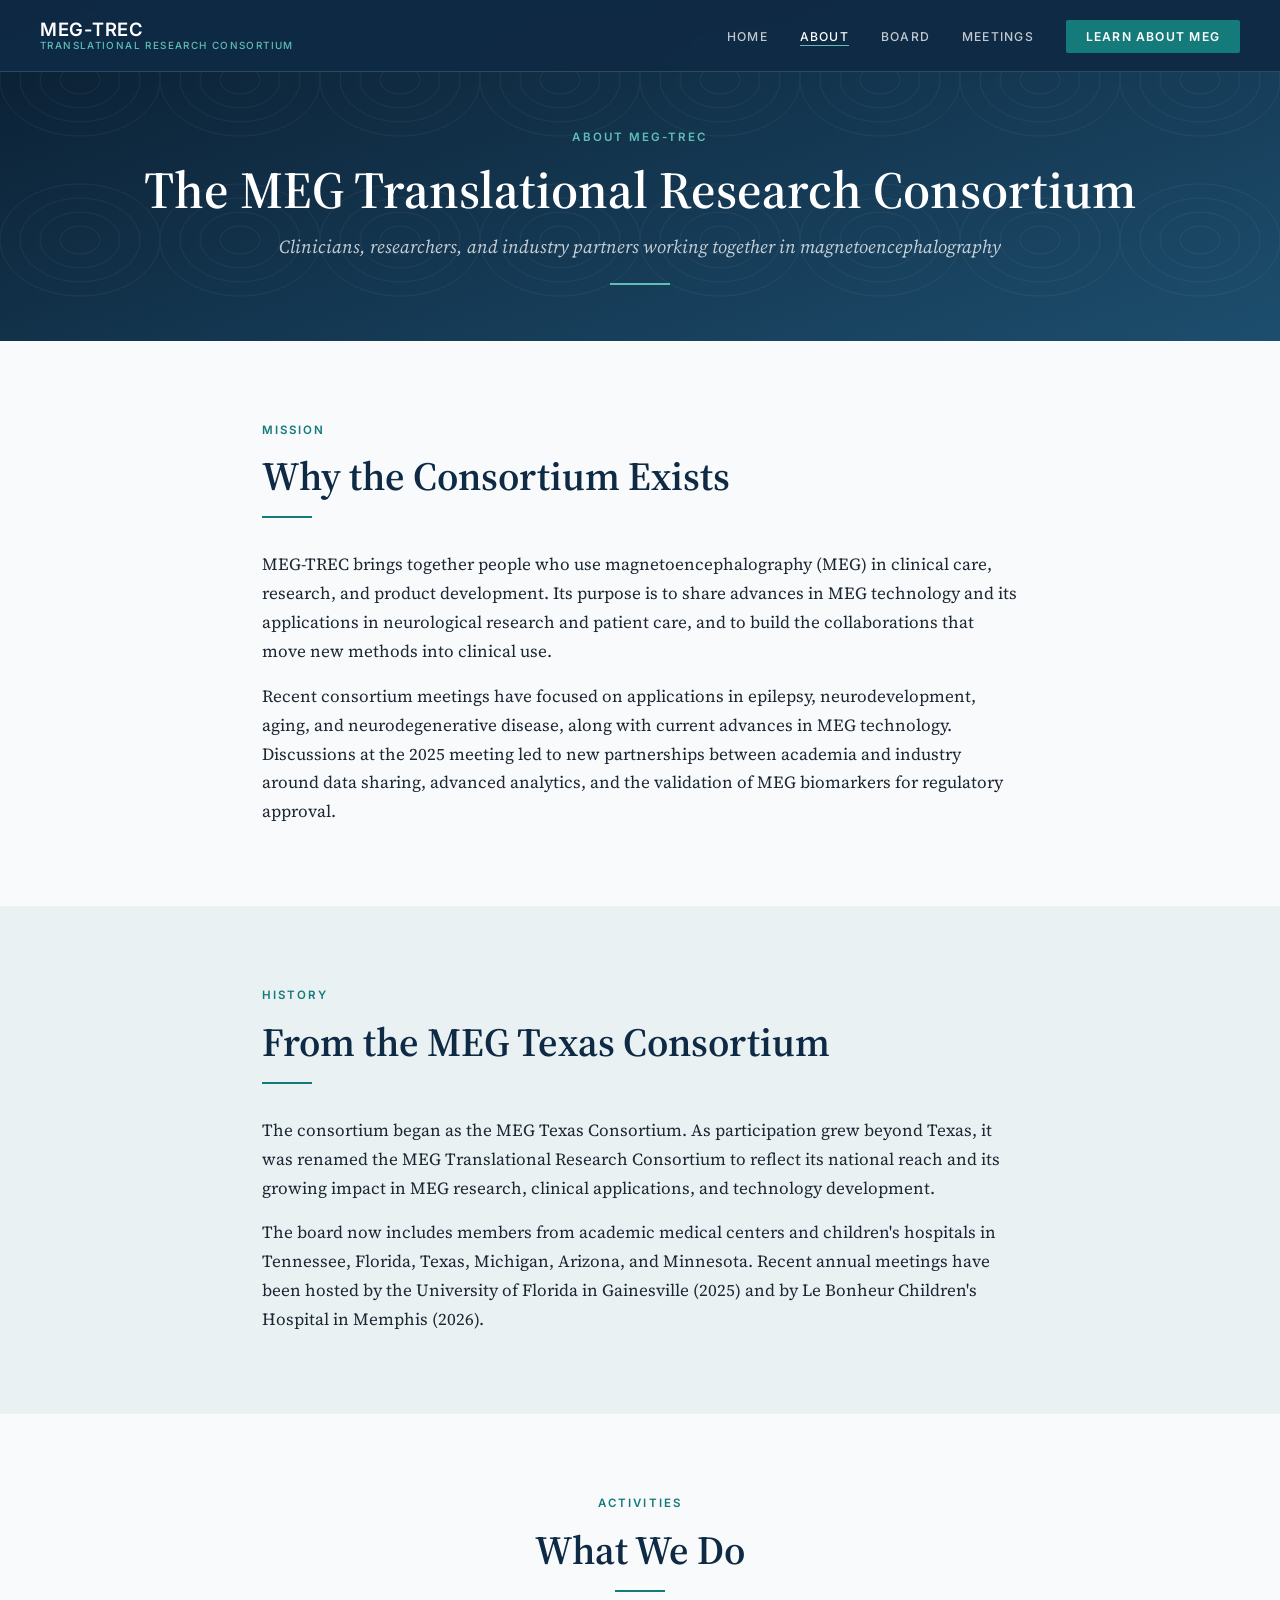
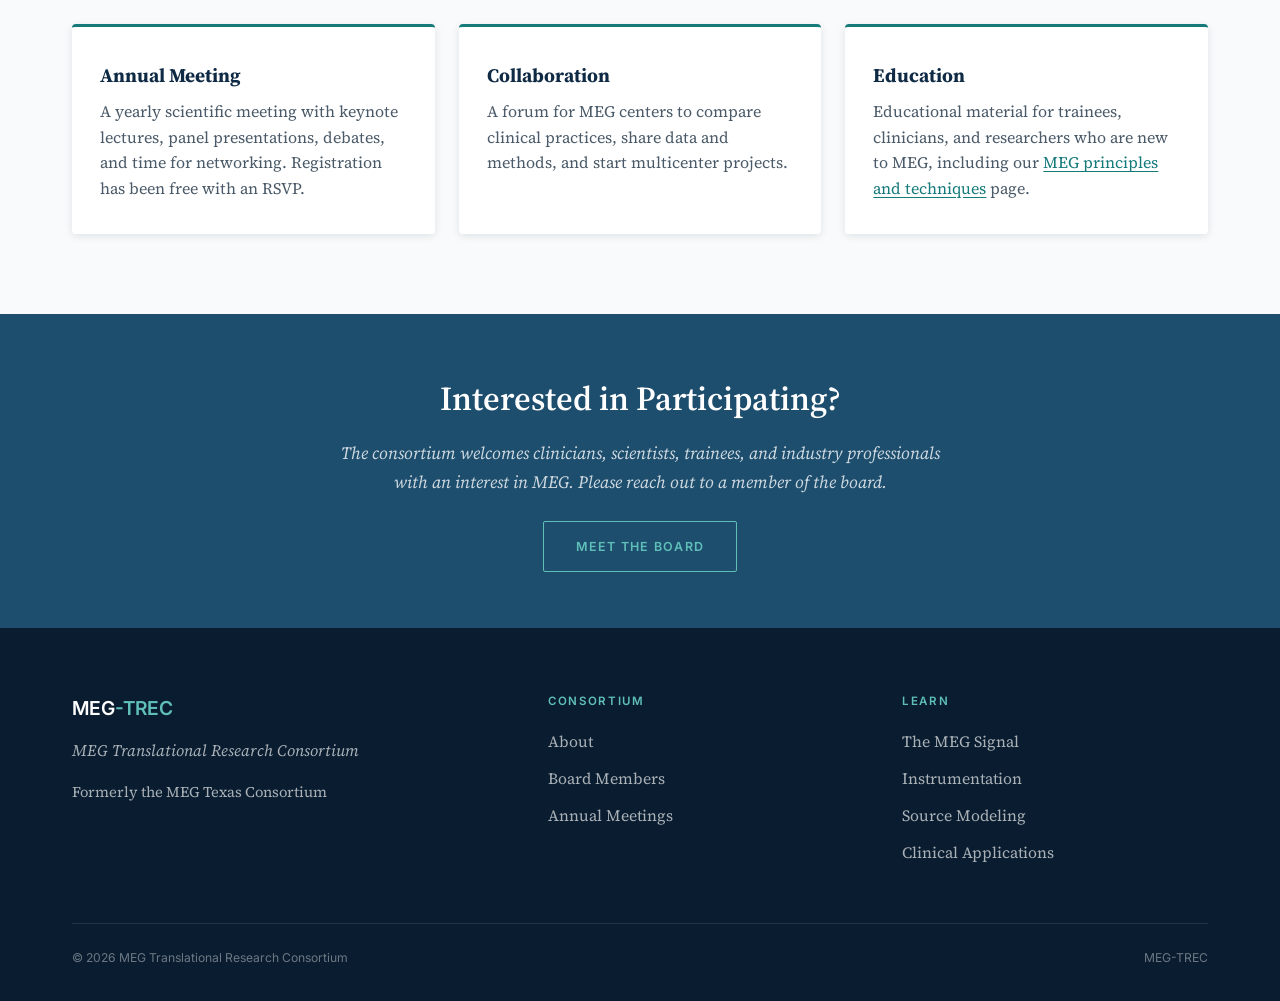
<file: about.html>
<!DOCTYPE html>
<html lang="en">
<head>
  <meta charset="UTF-8" />
  <meta name="viewport" content="width=device-width, initial-scale=1.0" />
  <meta name="description" content="About the MEG Translational Research Consortium (MEG-TREC), formerly the MEG Texas Consortium." />
  <title>About | MEG-TREC</title>
  <!-- Favicon: a small dipole contour mark drawn inline so no image file is needed -->
  <link rel="icon" href="data:image/svg+xml,%3Csvg xmlns='http://www.w3.org/2000/svg' viewBox='0 0 32 32'%3E%3Crect width='32' height='32' rx='6' fill='%230f2a44'/%3E%3Cg fill='none' stroke='%235fbfb8' stroke-width='2'%3E%3Cellipse cx='11' cy='16' rx='4' ry='6'/%3E%3Cellipse cx='21' cy='16' rx='4' ry='6'/%3E%3C/g%3E%3C/svg%3E" />
    <link rel="stylesheet" href="style.css" />
</head>
<body>

<!-- ─── NAVIGATION (same block on every page; update the "active" class) ──── -->
<nav class="site-nav" id="nav">
  <a href="index.html" class="nav-brand">MEG-TREC<span>Translational Research Consortium</span></a>
  <button class="nav-toggle" id="navToggle" aria-label="Menu" aria-expanded="false" aria-controls="navLinks">
    <span></span><span></span><span></span>
  </button>
  <ul class="nav-links" id="navLinks">
    <li><a href="index.html">Home</a></li>
    <li><a href="about.html" class="active" aria-current="page">About</a></li>
    <li><a href="board.html">Board</a></li>
    <li><a href="meetings.html">Meetings</a></li>
    <li><a href="meg.html" class="nav-cta">Learn About MEG</a></li>
  </ul>
</nav>

<!-- ─── PAGE HEADER ────────────────────────────────────────────────────────── -->
<header class="page-header">
  <span class="eyebrow">About MEG-TREC</span>
  <h1>The MEG Translational Research Consortium</h1>
  <p>Clinicians, researchers, and industry partners working together in magnetoencephalography</p>
  <span class="header-rule"></span>
</header>

<!-- ─── MISSION ────────────────────────────────────────────────────────────── -->
<section class="section">
  <div class="container-narrow prose fade-in">
    <span class="eyebrow">Mission</span>
    <h2 class="section-title">Why the Consortium Exists</h2>
    <div class="divider"></div>
    <p>MEG-TREC brings together people who use magnetoencephalography (MEG) in clinical care, research, and product development. Its purpose is to share advances in MEG technology and its applications in neurological research and patient care, and to build the collaborations that move new methods into clinical use.</p>
    <p>Recent consortium meetings have focused on applications in epilepsy, neurodevelopment, aging, and neurodegenerative disease, along with current advances in MEG technology. Discussions at the 2025 meeting led to new partnerships between academia and industry around data sharing, advanced analytics, and the validation of MEG biomarkers for regulatory approval.</p>
  </div>
</section>

<!-- ─── HISTORY ────────────────────────────────────────────────────────────── -->
<section class="section section-alt">
  <div class="container-narrow prose fade-in">
    <span class="eyebrow">History</span>
    <h2 class="section-title">From the MEG Texas Consortium</h2>
    <div class="divider"></div>
    <p>The consortium began as the MEG Texas Consortium. As participation grew beyond Texas, it was renamed the MEG Translational Research Consortium to reflect its national reach and its growing impact in MEG research, clinical applications, and technology development.</p>
    <p>The board now includes members from academic medical centers and children's hospitals in Tennessee, Florida, Texas, Michigan, Arizona, and Minnesota. Recent annual meetings have been hosted by the University of Florida in Gainesville (2025) and by Le Bonheur Children's Hospital in Memphis (2026).</p>
  </div>
</section>

<!-- ─── ACTIVITIES ─────────────────────────────────────────────────────────── -->
<section class="section">
  <div class="container">
    <div class="text-center mb-4">
      <span class="eyebrow">Activities</span>
      <h2 class="section-title">What We Do</h2>
      <div class="divider divider-center"></div>
    </div>
    <div class="highlights-grid">
      <div class="highlight-card fade-in">
        <h3>Annual Meeting</h3>
        <p>A yearly scientific meeting with keynote lectures, panel presentations, debates, and time for networking. Registration has been free with an RSVP.</p>
      </div>
      <div class="highlight-card fade-in" style="transition-delay:.12s">
        <h3>Collaboration</h3>
        <p>A forum for MEG centers to compare clinical practices, share data and methods, and start multicenter projects.</p>
      </div>
      <div class="highlight-card fade-in" style="transition-delay:.24s">
        <h3>Education</h3>
        <p>Educational material for trainees, clinicians, and researchers who are new to MEG, including our <a href="meg.html">MEG principles and techniques</a> page.</p>
      </div>
    </div>
  </div>
</section>

<!-- ─── CALL TO ACTION ─────────────────────────────────────────────────────── -->
<div class="cta-band">
  <div class="container">
    <h2>Interested in Participating?</h2>
    <p>The consortium welcomes clinicians, scientists, trainees, and industry professionals with an interest in MEG. Please reach out to a member of the board.</p>
    <a href="board.html" class="btn btn-outline">Meet the Board</a>
  </div>
</div>

<!-- ─── FOOTER (same block on every page) ──────────────────────────────────── -->
<footer class="site-footer">
  <div class="container">
    <div class="footer-grid">
      <div>
        <div class="footer-brand">MEG<span>-TREC</span></div>
        <p class="footer-tagline">MEG Translational Research Consortium</p>
        <p style="margin-top:1rem;font-size:.92rem">Formerly the MEG Texas Consortium</p>
      </div>
      <div class="footer-col">
        <h4>Consortium</h4>
        <ul>
          <li><a href="about.html">About</a></li>
          <li><a href="board.html">Board Members</a></li>
          <li><a href="meetings.html">Annual Meetings</a></li>
        </ul>
      </div>
      <div class="footer-col">
        <h4>Learn</h4>
        <ul>
          <li><a href="meg.html#signal">The MEG Signal</a></li>
          <li><a href="meg.html#instrumentation">Instrumentation</a></li>
          <li><a href="meg.html#source">Source Modeling</a></li>
          <li><a href="meg.html#clinical">Clinical Applications</a></li>
        </ul>
      </div>
    </div>
    <div class="footer-bottom">
      <span>&copy; 2026 MEG Translational Research Consortium</span>
      <span>MEG-TREC</span>
    </div>
  </div>
</footer>

<script src="site.js"></script>
</body>
</html>
</file>
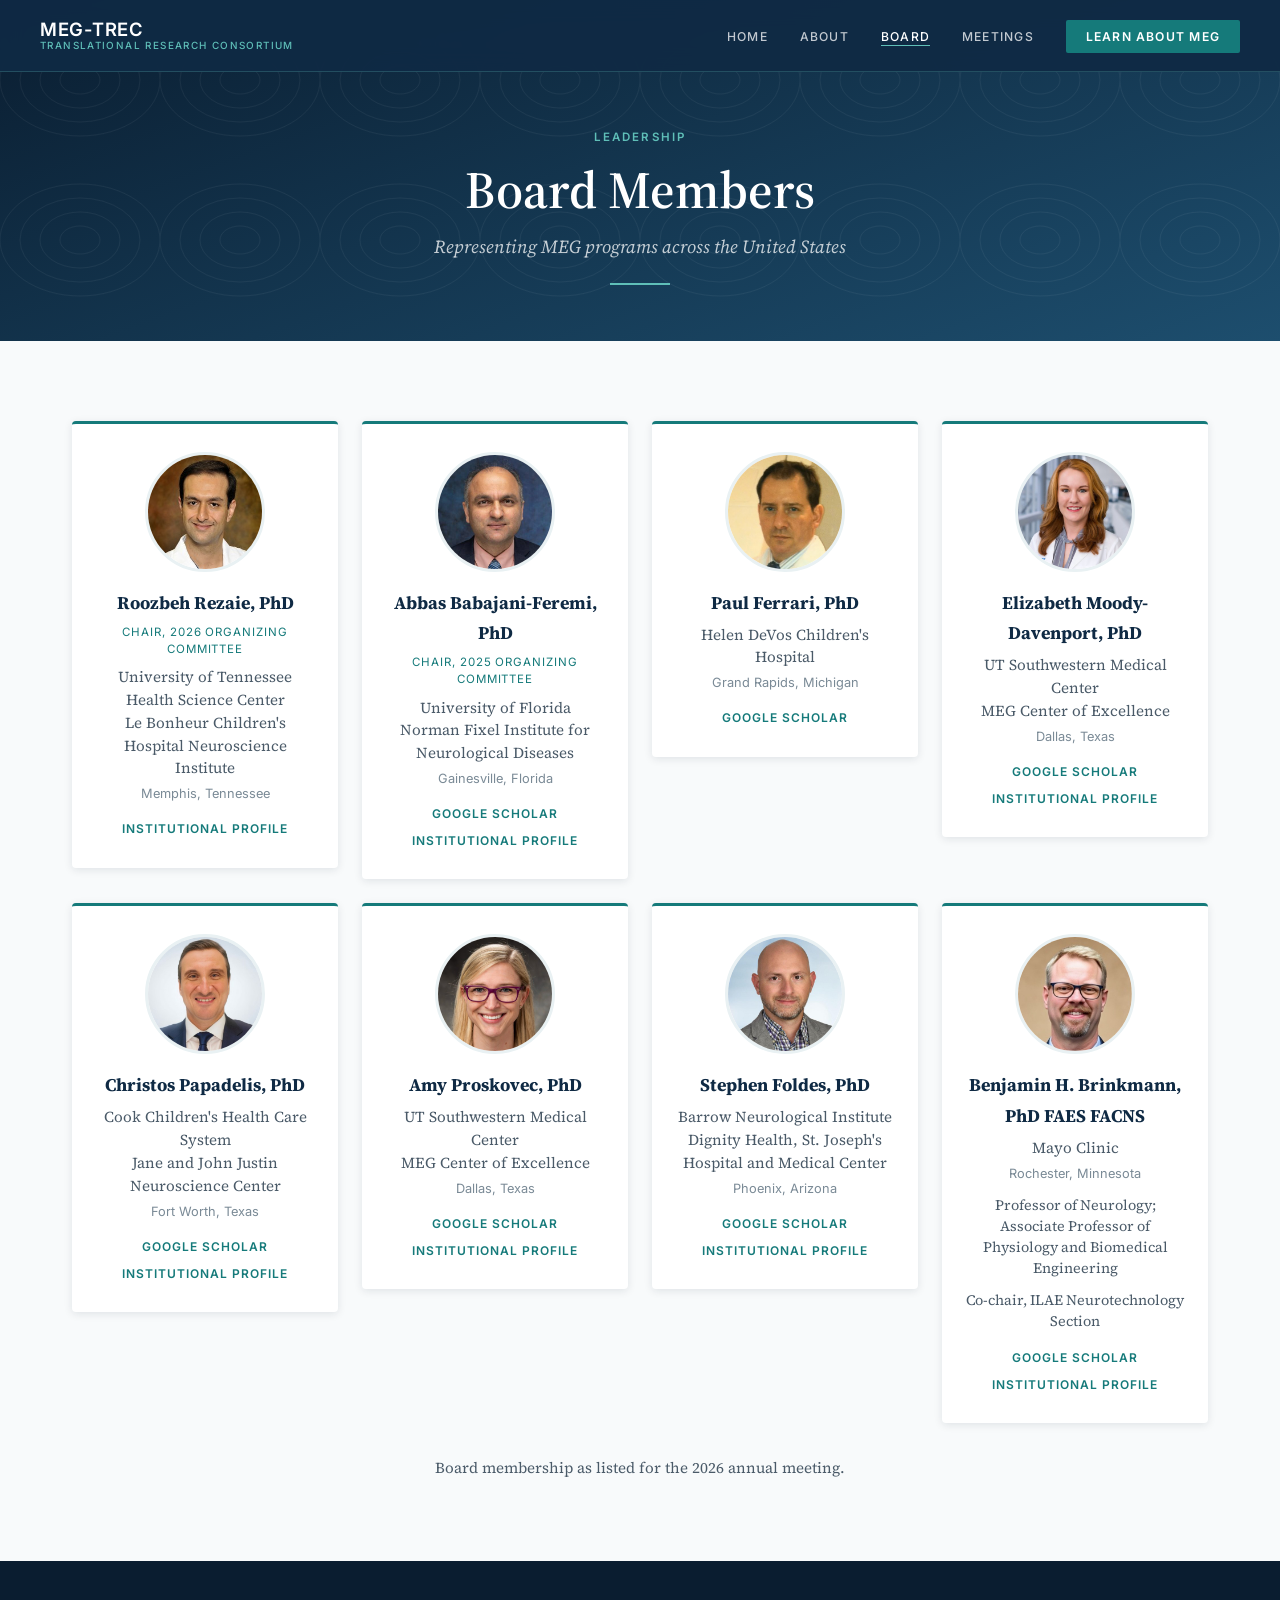
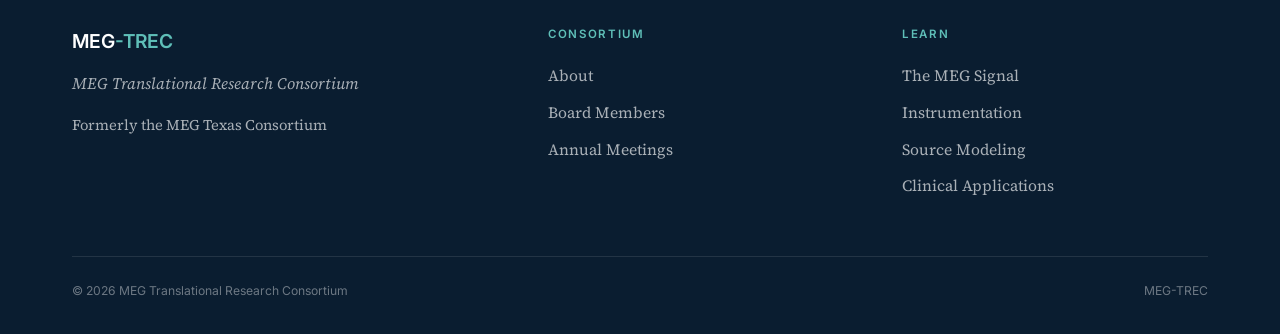
<file: board.html>
<!DOCTYPE html>
<html lang="en">
<head>
  <meta charset="UTF-8" />
  <meta name="viewport" content="width=device-width, initial-scale=1.0" />
  <meta name="description" content="Board members of the MEG Translational Research Consortium." />
  <title>Board Members | MEG-TREC</title>
  <!-- Favicon: a small dipole contour mark drawn inline so no image file is needed -->
  <link rel="icon" href="data:image/svg+xml,%3Csvg xmlns='http://www.w3.org/2000/svg' viewBox='0 0 32 32'%3E%3Crect width='32' height='32' rx='6' fill='%230f2a44'/%3E%3Cg fill='none' stroke='%235fb3d5' stroke-width='2.5' stroke-linecap='round'%3E%3Ccircle cx='8' cy='8' r='1.5'/%3E%3Ccircle cx='24' cy='8' r='1.5'/%3E%3Cpath d='M 8 8 Q 16 20 24 8'/%3E%3C/g%3E%3C/svg%3E" />
  <link rel="stylesheet" href="style.css" />
</head>
<body>

<!-- ─── NAVIGATION (same block on every page; update the "active" class) ──── -->
<nav class="site-nav" id="nav">
  <a href="index.html" class="nav-brand">MEG-TREC<span>Translational Research Consortium</span></a>
  <button class="nav-toggle" id="navToggle" aria-label="Menu" aria-expanded="false" aria-controls="navLinks">
    <span></span><span></span><span></span>
  </button>
  <ul class="nav-links" id="navLinks">
    <li><a href="index.html">Home</a></li>
    <li><a href="about.html">About</a></li>
    <li><a href="board.html" class="active" aria-current="page">Board</a></li>
    <li><a href="meetings.html">Meetings</a></li>
    <li><a href="meg.html" class="nav-cta">Learn About MEG</a></li>
  </ul>
</nav>

<!-- ─── PAGE HEADER ────────────────────────────────────────────────────────── -->
<header class="page-header">
  <span class="eyebrow">Leadership</span>
  <h1>Board Members</h1>
  <p>Representing MEG programs across the United States</p>
  <span class="header-rule"></span>
</header>

<!-- ─── BOARD GRID ──────────────────────────────────────────────────────────
     To add or update a member, copy one <article class="member"> block.
     Photos: save a square headshot (at least 300 x 300 px) as
     images/board/<lastname>.jpg using the file name in the img tag. If the
     file is missing, the img removes itself and the initials are shown.
     ───────────────────────────────────────────────────────────────────── -->
<section class="section">
  <div class="container">
    <div class="board-grid">

      <article class="member fade-in">
        <img class="member-photo" src="images/board/rezaie.jpg" alt="Roozbeh Rezaie" loading="lazy" onerror="this.remove()" />
        <div class="member-initials" aria-hidden="true">RR</div>
        <h3>Roozbeh Rezaie, PhD</h3>
        <p class="member-role">Chair, 2026 Organizing Committee</p>
        <p>University of Tennessee Health Science Center<br>Le Bonheur Children's Hospital Neuroscience Institute</p>
        <p class="member-location">Memphis, Tennessee</p>
        <div class="member-links">
          <a class="member-link" href="https://www.lebonheur.org/doctors/roozbeh-rezaie" target="_blank" rel="noopener">Institutional Profile</a>
        </div>
      </article>
      <article class="member fade-in">
        <img class="member-photo" src="images/board/babajani-feremi.jpg" alt="Abbas Babajani-Feremi" loading="lazy" onerror="this.remove()" />
        <div class="member-initials" aria-hidden="true">AB</div>
        <h3>Abbas Babajani-Feremi, PhD</h3>
        <p class="member-role">Chair, 2025 Organizing Committee</p>
        <p>University of Florida<br>Norman Fixel Institute for Neurological Diseases</p>
        <p class="member-location">Gainesville, Florida</p>
        <div class="member-links">
          <a class="member-link" href="https://scholar.google.com/citations?user=H2uVVb0AAAAJ" target="_blank" rel="noopener">Google Scholar</a>
          <a class="member-link" href="https://neurology.ufl.edu/profile/babajani-abbas/" target="_blank" rel="noopener">Institutional Profile</a>
        </div>
      </article>
      <article class="member fade-in">
        <img class="member-photo" src="images/board/ferrari.jpg" alt="Paul Ferrari" loading="lazy" onerror="this.remove()" />
        <div class="member-initials" aria-hidden="true">PF</div>
        <h3>Paul Ferrari, PhD</h3>
        <p>Helen DeVos Children's Hospital</p>
        <p class="member-location">Grand Rapids, Michigan</p>
        <div class="member-links">
          <a class="member-link" href="https://scholar.google.com/citations?user=sflIkXQAAAAJ" target="_blank" rel="noopener">Google Scholar</a>
        </div>
      </article>
      <article class="member fade-in">
        <img class="member-photo" src="images/board/davenport.jpg" alt="Elizabeth Moody-Davenport" loading="lazy" onerror="this.remove()" />
        <div class="member-initials" aria-hidden="true">ED</div>
        <h3>Elizabeth Moody-Davenport, PhD</h3>
        <p>UT Southwestern Medical Center<br>MEG Center of Excellence</p>
        <p class="member-location">Dallas, Texas</p>
        <div class="member-links">
          <a class="member-link" href="https://scholar.google.com/citations?user=z9LLJX0AAAAJ" target="_blank" rel="noopener">Google Scholar</a>
          <a class="member-link" href="https://profiles.utsouthwestern.edu/profile/167588/elizabeth-davenport.html" target="_blank" rel="noopener">Institutional Profile</a>
        </div>
      </article>
      <article class="member fade-in">
        <img class="member-photo" src="images/board/papadelis.jpg" alt="Christos Papadelis" loading="lazy" onerror="this.remove()" />
        <div class="member-initials" aria-hidden="true">CP</div>
        <h3>Christos Papadelis, PhD</h3>
        <p>Cook Children's Health Care System<br>Jane and John Justin Neuroscience Center</p>
        <p class="member-location">Fort Worth, Texas</p>
        <div class="member-links">
          <a class="member-link" href="https://scholar.google.com/citations?user=ZVgaTBgAAAAJ" target="_blank" rel="noopener">Google Scholar</a>
          <a class="member-link" href="https://www.cookchildrens.org/services/neurosciences-research/team/" target="_blank" rel="noopener">Institutional Profile</a>
        </div>
      </article>
      <article class="member fade-in">
        <img class="member-photo" src="images/board/proskovec.jpg" alt="Amy Proskovec" loading="lazy" onerror="this.remove()" />
        <div class="member-initials" aria-hidden="true">AP</div>
        <h3>Amy Proskovec, PhD</h3>
        <p>UT Southwestern Medical Center<br>MEG Center of Excellence</p>
        <p class="member-location">Dallas, Texas</p>
        <div class="member-links">
          <a class="member-link" href="https://scholar.google.com/citations?hl=en&amp;user=zTi-wZIAAAAJ" target="_blank" rel="noopener">Google Scholar</a>
          <a class="member-link" href="https://profiles.utsouthwestern.edu/profile/191855/amy-proskovec.html" target="_blank" rel="noopener">Institutional Profile</a>
        </div>
      </article>
      <article class="member fade-in">
        <img class="member-photo" src="images/board/foldes.jpg" alt="Stephen Foldes" loading="lazy" onerror="this.remove()" />
        <div class="member-initials" aria-hidden="true">SF</div>
        <h3>Stephen Foldes, PhD</h3>
        <p>Barrow Neurological Institute<br>Dignity Health, St. Joseph's Hospital and Medical Center</p>
        <p class="member-location">Phoenix, Arizona</p>
        <div class="member-links">
          <a class="member-link" href="https://scholar.google.com/citations?user=95n1gJcAAAAJ" target="_blank" rel="noopener">Google Scholar</a>
          <a class="member-link" href="https://www.barrowneuro.org/person/stephen-t-foldes-phd/" target="_blank" rel="noopener">Institutional Profile</a>
        </div>
      </article>
      <article class="member fade-in">
        <img class="member-photo" src="images/board/brinkmann.jpg" alt="Benjamin H. Brinkmann PhD, FAES FACNS" loading="lazy" onerror="this.remove()" />
        <div class="member-initials" aria-hidden="true">BB</div>
        <h3>Benjamin H. Brinkmann, PhD FAES FACNS</h3>
        <p>Mayo Clinic</p>
        <p class="member-location">Rochester, Minnesota</p>
        <p class="member-titles">Professor of Neurology; Associate Professor of Physiology and Biomedical Engineering</p>
        <p class="member-titles">Co-chair, ILAE Neurotechnology Section</p>
        <div class="member-links">
          <a class="member-link" href="https://scholar.google.com/citations?user=ax95gtwAAAAJ" target="_blank" rel="noopener">Google Scholar</a>
          <a class="member-link" href="https://www.mayo.edu/research/faculty/brinkmann-benjamin-h-ph-d/bio-20482796" target="_blank" rel="noopener">Institutional Profile</a>
        </div>
      </article>

    </div>
    <p class="text-center mt-4" style="font-size:.95rem;color:var(--slate)">Board membership as listed for the 2026 annual meeting.</p>
  </div>
</section>

<!-- ─── FOOTER (same block on every page) ──────────────────────────────────── -->
<footer class="site-footer">
  <div class="container">
    <div class="footer-grid">
      <div>
        <div class="footer-brand">MEG<span>-TREC</span></div>
        <p class="footer-tagline">MEG Translational Research Consortium</p>
        <p style="margin-top:1rem;font-size:.92rem">Formerly the MEG Texas Consortium</p>
      </div>
      <div class="footer-col">
        <h4>Consortium</h4>
        <ul>
          <li><a href="about.html">About</a></li>
          <li><a href="board.html">Board Members</a></li>
          <li><a href="meetings.html">Annual Meetings</a></li>
        </ul>
      </div>
      <div class="footer-col">
        <h4>Learn</h4>
        <ul>
          <li><a href="meg.html#signal">The MEG Signal</a></li>
          <li><a href="meg.html#instrumentation">Instrumentation</a></li>
          <li><a href="meg.html#source">Source Modeling</a></li>
          <li><a href="meg.html#clinical">Clinical Applications</a></li>
        </ul>
      </div>
    </div>
    <div class="footer-bottom">
      <span>&copy; 2026 MEG Translational Research Consortium</span>
      <span>MEG-TREC</span>
    </div>
  </div>
</footer>

<script src="site.js"></script>
</body>
</html>
</file>
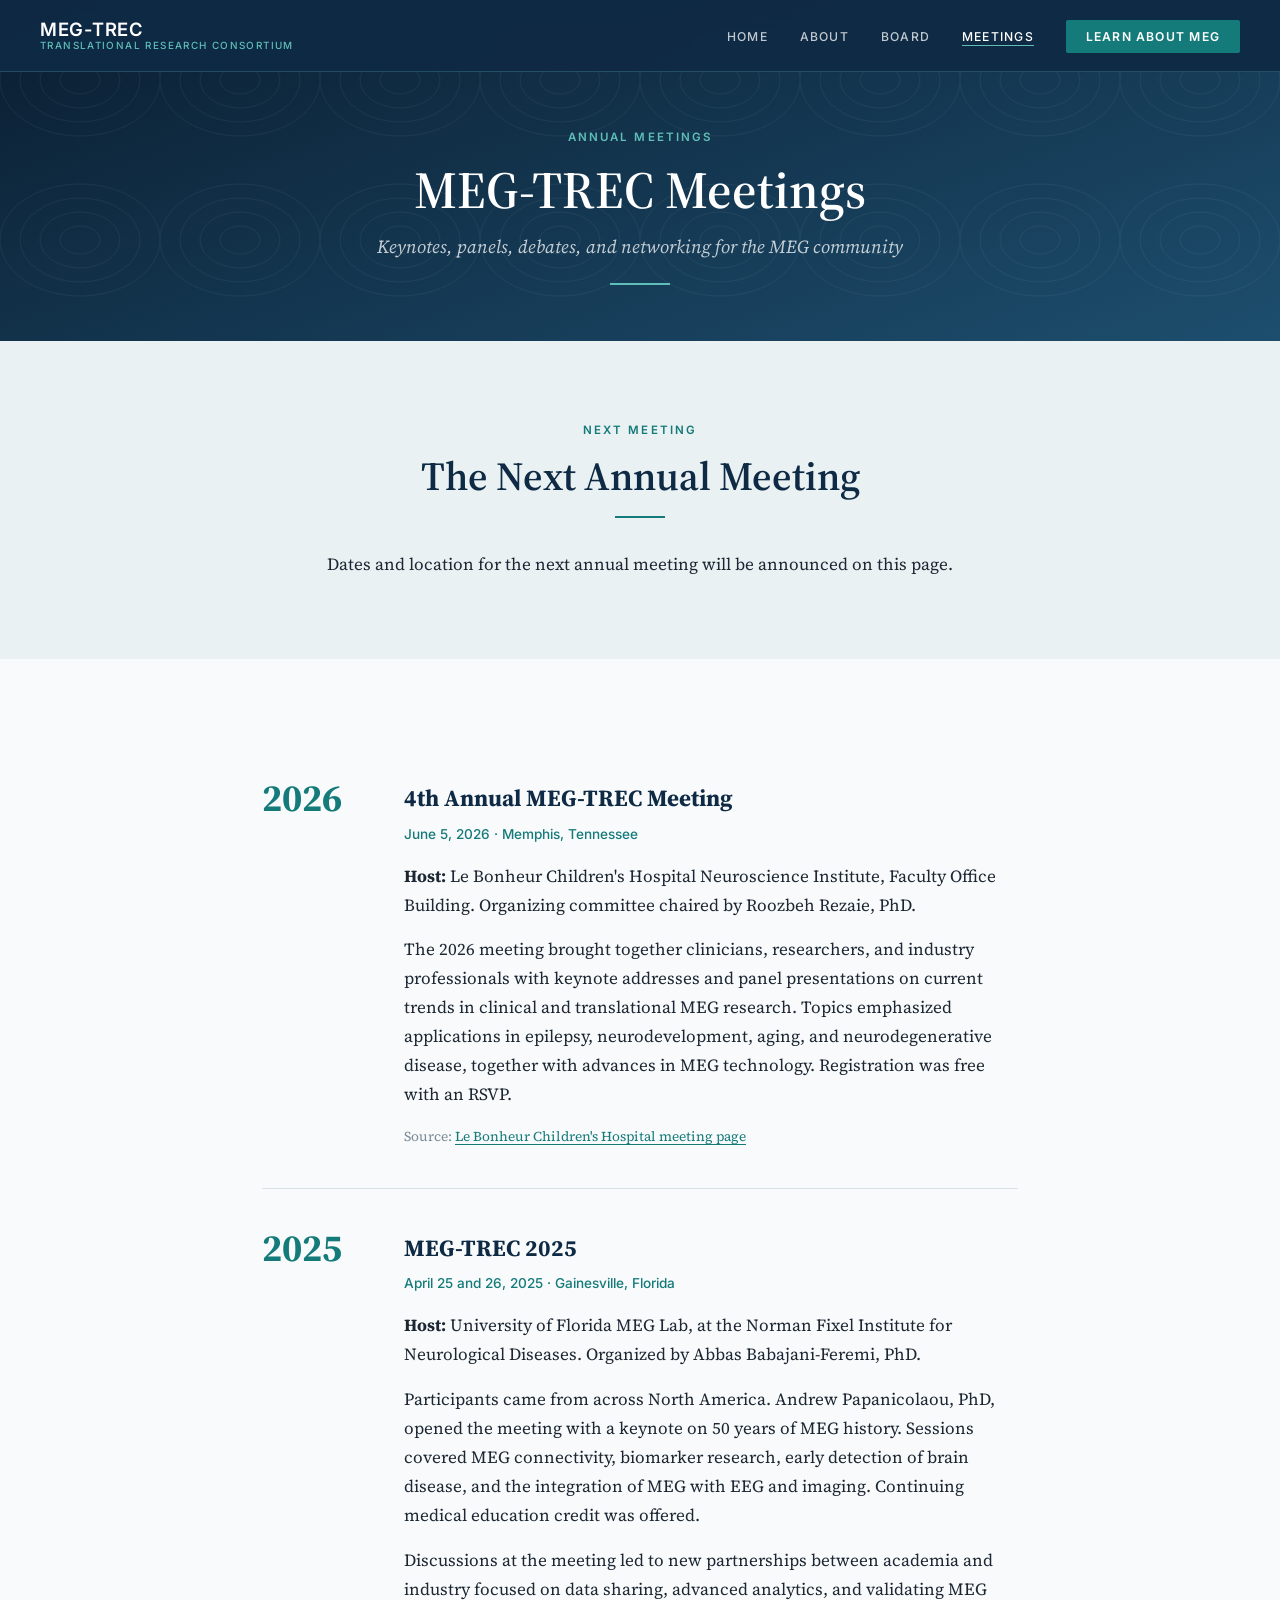
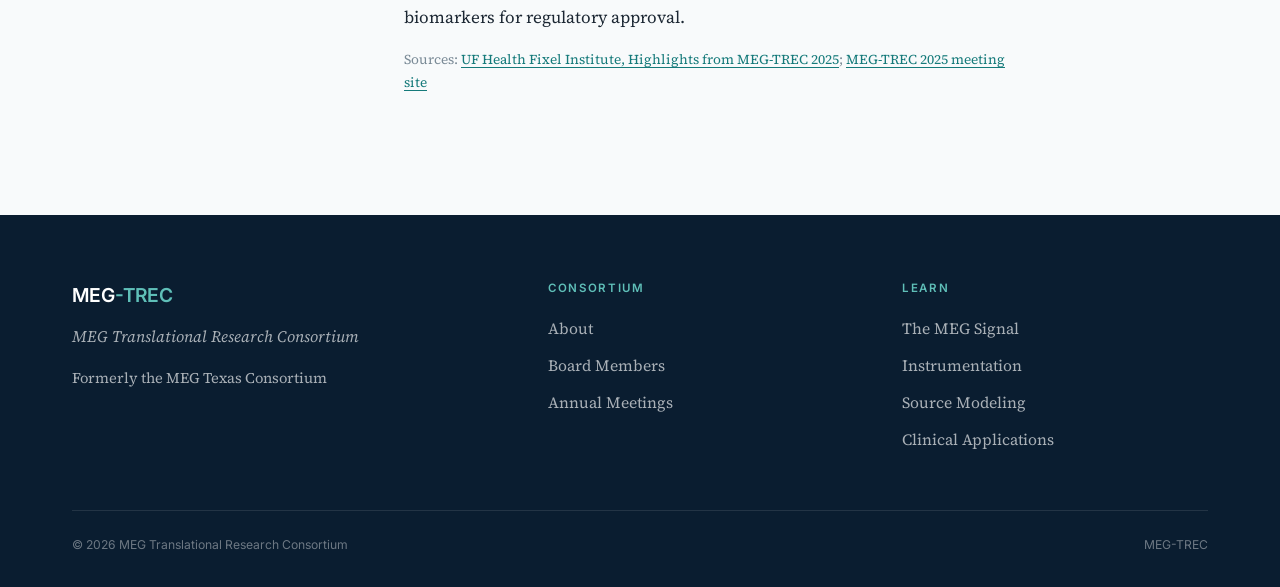
<file: meetings.html>
<!DOCTYPE html>
<html lang="en">
<head>
  <meta charset="UTF-8" />
  <meta name="viewport" content="width=device-width, initial-scale=1.0" />
  <meta name="description" content="Annual meetings of the MEG Translational Research Consortium." />
  <title>Annual Meetings | MEG-TREC</title>
  <!-- Favicon: a small dipole contour mark drawn inline so no image file is needed -->
  <link rel="icon" href="data:image/svg+xml,%3Csvg xmlns='http://www.w3.org/2000/svg' viewBox='0 0 32 32'%3E%3Crect width='32' height='32' rx='6' fill='%230f2a44'/%3E%3Cg fill='none' stroke='%235fbfb8' stroke-width='2'%3E%3Cellipse cx='11' cy='16' rx='4' ry='6'/%3E%3Cellipse cx='21' cy='16' rx='4' ry='6'/%3E%3C/g%3E%3C/svg%3E" />
    <link rel="stylesheet" href="style.css" />
</head>
<body>

<!-- ─── NAVIGATION (same block on every page; update the "active" class) ──── -->
<nav class="site-nav" id="nav">
  <a href="index.html" class="nav-brand">MEG-TREC<span>Translational Research Consortium</span></a>
  <button class="nav-toggle" id="navToggle" aria-label="Menu" aria-expanded="false" aria-controls="navLinks">
    <span></span><span></span><span></span>
  </button>
  <ul class="nav-links" id="navLinks">
    <li><a href="index.html">Home</a></li>
    <li><a href="about.html">About</a></li>
    <li><a href="board.html">Board</a></li>
    <li><a href="meetings.html" class="active" aria-current="page">Meetings</a></li>
    <li><a href="meg.html" class="nav-cta">Learn About MEG</a></li>
  </ul>
</nav>

<!-- ─── PAGE HEADER ────────────────────────────────────────────────────────── -->
<header class="page-header">
  <span class="eyebrow">Annual Meetings</span>
  <h1>MEG-TREC Meetings</h1>
  <p>Keynotes, panels, debates, and networking for the MEG community</p>
  <span class="header-rule"></span>
</header>

<!-- ─── NEXT MEETING ───────────────────────────────────────────────────────── -->
<section class="section section-alt">
  <div class="container-narrow text-center fade-in">
    <span class="eyebrow">Next Meeting</span>
    <h2 class="section-title">The Next Annual Meeting</h2>
    <div class="divider divider-center"></div>
    <p>Dates and location for the next annual meeting will be announced on this page.</p>
  </div>
</section>

<!-- ─── MEETING LIST (newest first) ────────────────────────────────────────
     To add a meeting, copy one <article class="meeting"> block to the top.
     ─────────────────────────────────────────────────────────────────────── -->
<section class="section">
  <div class="container-narrow">

    <article class="meeting fade-in prose" id="2026">
      <div class="meeting-year">2026</div>
      <div>
        <h3>4th Annual MEG-TREC Meeting</h3>
        <p class="meeting-meta">June 5, 2026 &middot; Memphis, Tennessee</p>
        <p><strong>Host:</strong> Le Bonheur Children's Hospital Neuroscience Institute, Faculty Office Building. Organizing committee chaired by Roozbeh Rezaie, PhD.</p>
        <p>The 2026 meeting brought together clinicians, researchers, and industry professionals with keynote addresses and panel presentations on current trends in clinical and translational MEG research. Topics emphasized applications in epilepsy, neurodevelopment, aging, and neurodegenerative disease, together with advances in MEG technology. Registration was free with an RSVP.</p>
        <p class="meeting-source">Source: <a href="https://www.lebonheur.org/conference/4th-annual-meg-translational-research-consortium-meg-trec" target="_blank" rel="noopener">Le Bonheur Children's Hospital meeting page</a></p>
      </div>
    </article>

    <article class="meeting fade-in prose" id="2025">
      <div class="meeting-year">2025</div>
      <div>
        <h3>MEG-TREC 2025</h3>
        <p class="meeting-meta">April 25 and 26, 2025 &middot; Gainesville, Florida</p>
        <p><strong>Host:</strong> University of Florida MEG Lab, at the Norman Fixel Institute for Neurological Diseases. Organized by Abbas Babajani-Feremi, PhD.</p>
        <p>Participants came from across North America. Andrew Papanicolaou, PhD, opened the meeting with a keynote on 50 years of MEG history. Sessions covered MEG connectivity, biomarker research, early detection of brain disease, and the integration of MEG with EEG and imaging. Continuing medical education credit was offered.</p>
        <p>Discussions at the meeting led to new partnerships between academia and industry focused on data sharing, advanced analytics, and validating MEG biomarkers for regulatory approval.</p>
        <p class="meeting-source">Sources: <a href="https://fixel.ufhealth.org/2025/05/01/highlights-from-meg-trec-2025/" target="_blank" rel="noopener">UF Health Fixel Institute, Highlights from MEG-TREC 2025</a>; <a href="https://sites.google.com/view/meg-trec-meeting" target="_blank" rel="noopener">MEG-TREC 2025 meeting site</a></p>
      </div>
    </article>

  </div>
</section>

<!-- ─── FOOTER (same block on every page) ──────────────────────────────────── -->
<footer class="site-footer">
  <div class="container">
    <div class="footer-grid">
      <div>
        <div class="footer-brand">MEG<span>-TREC</span></div>
        <p class="footer-tagline">MEG Translational Research Consortium</p>
        <p style="margin-top:1rem;font-size:.92rem">Formerly the MEG Texas Consortium</p>
      </div>
      <div class="footer-col">
        <h4>Consortium</h4>
        <ul>
          <li><a href="about.html">About</a></li>
          <li><a href="board.html">Board Members</a></li>
          <li><a href="meetings.html">Annual Meetings</a></li>
        </ul>
      </div>
      <div class="footer-col">
        <h4>Learn</h4>
        <ul>
          <li><a href="meg.html#signal">The MEG Signal</a></li>
          <li><a href="meg.html#instrumentation">Instrumentation</a></li>
          <li><a href="meg.html#source">Source Modeling</a></li>
          <li><a href="meg.html#clinical">Clinical Applications</a></li>
        </ul>
      </div>
    </div>
    <div class="footer-bottom">
      <span>&copy; 2026 MEG Translational Research Consortium</span>
      <span>MEG-TREC</span>
    </div>
  </div>
</footer>

<script src="site.js"></script>
</body>
</html>
</file>
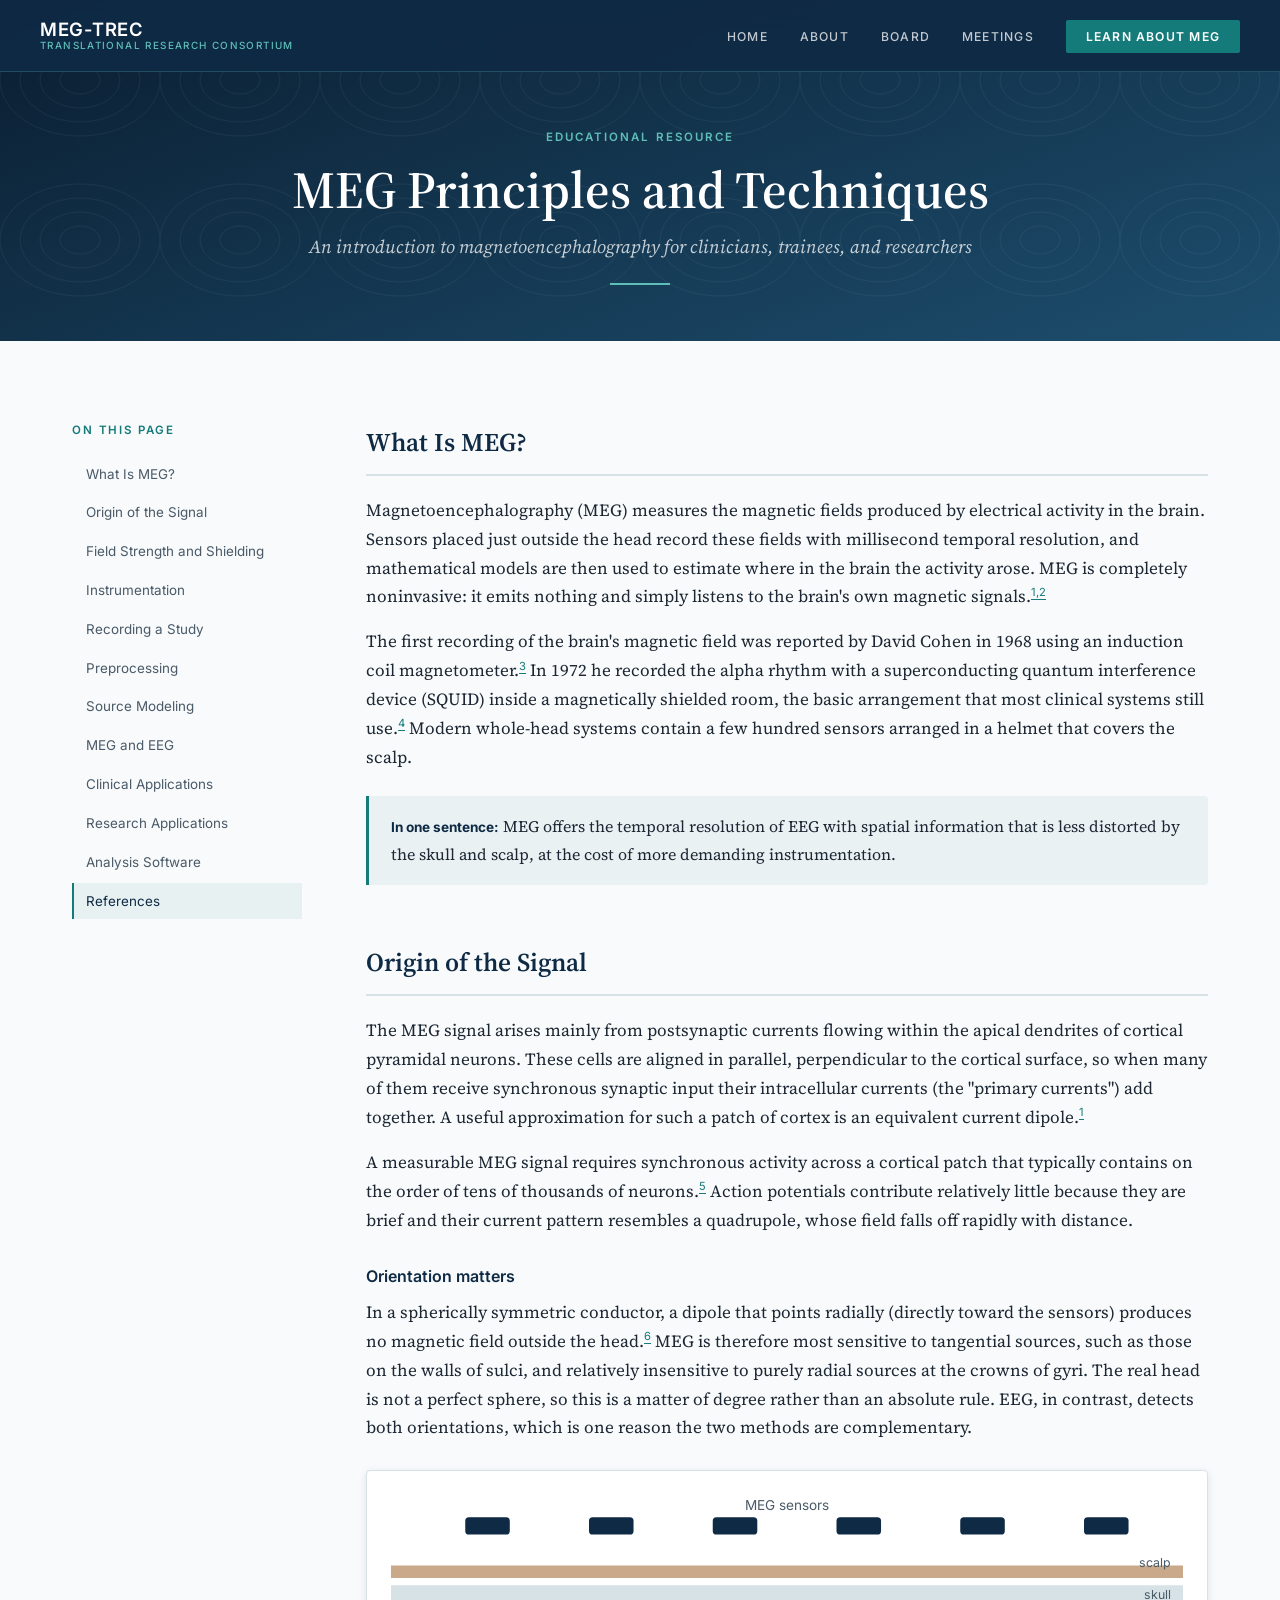
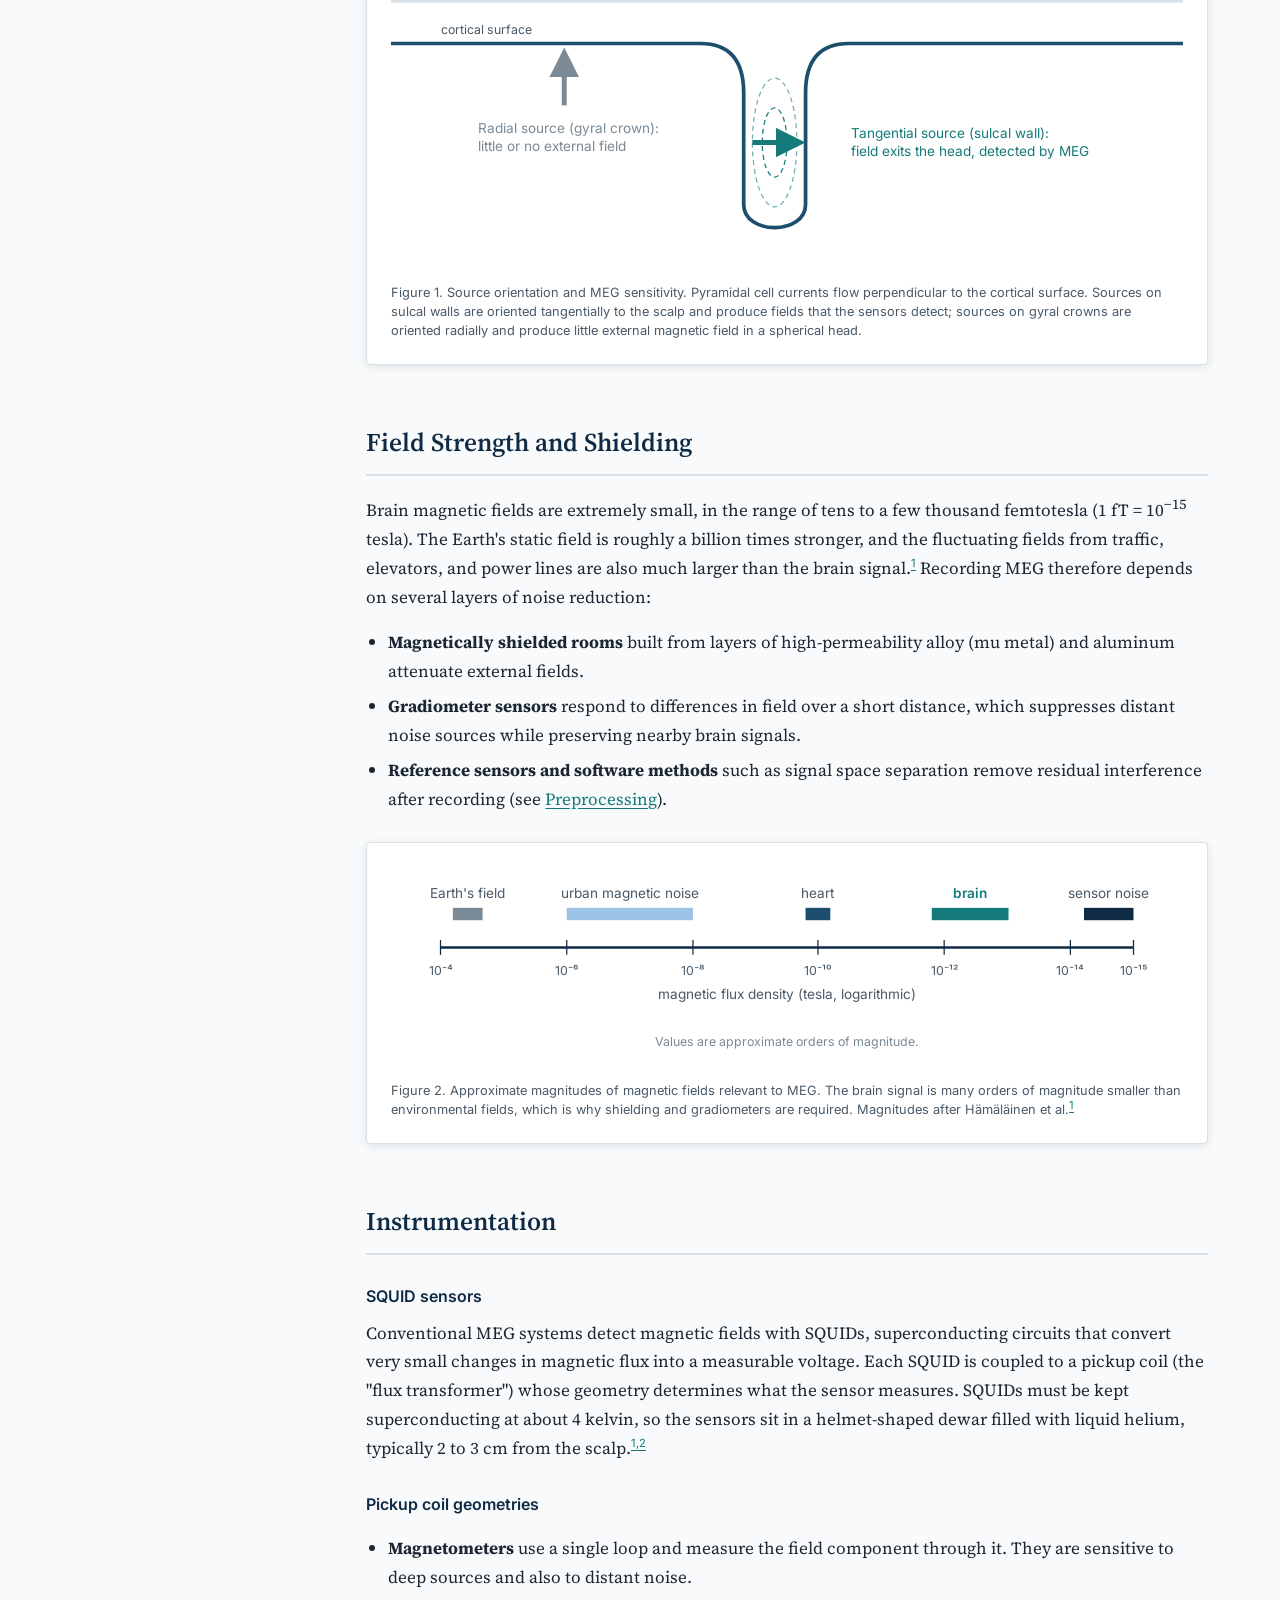
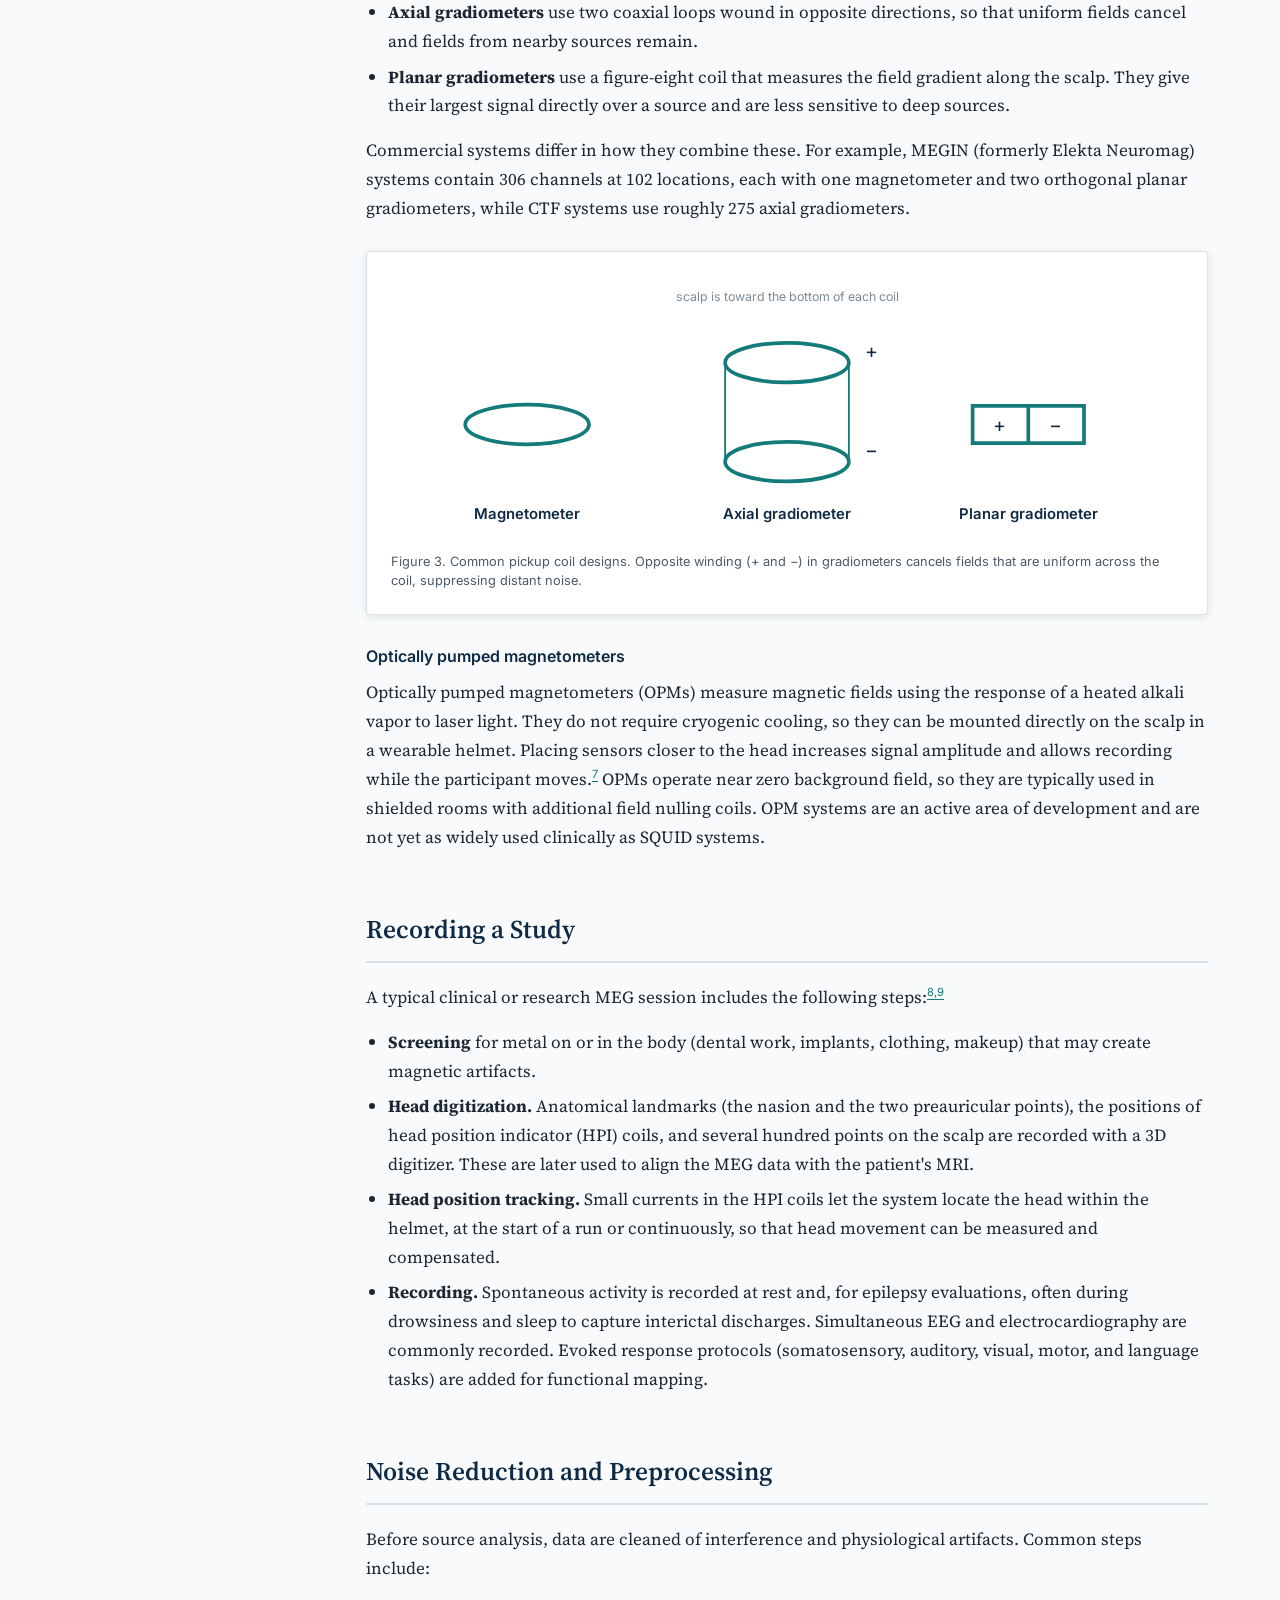
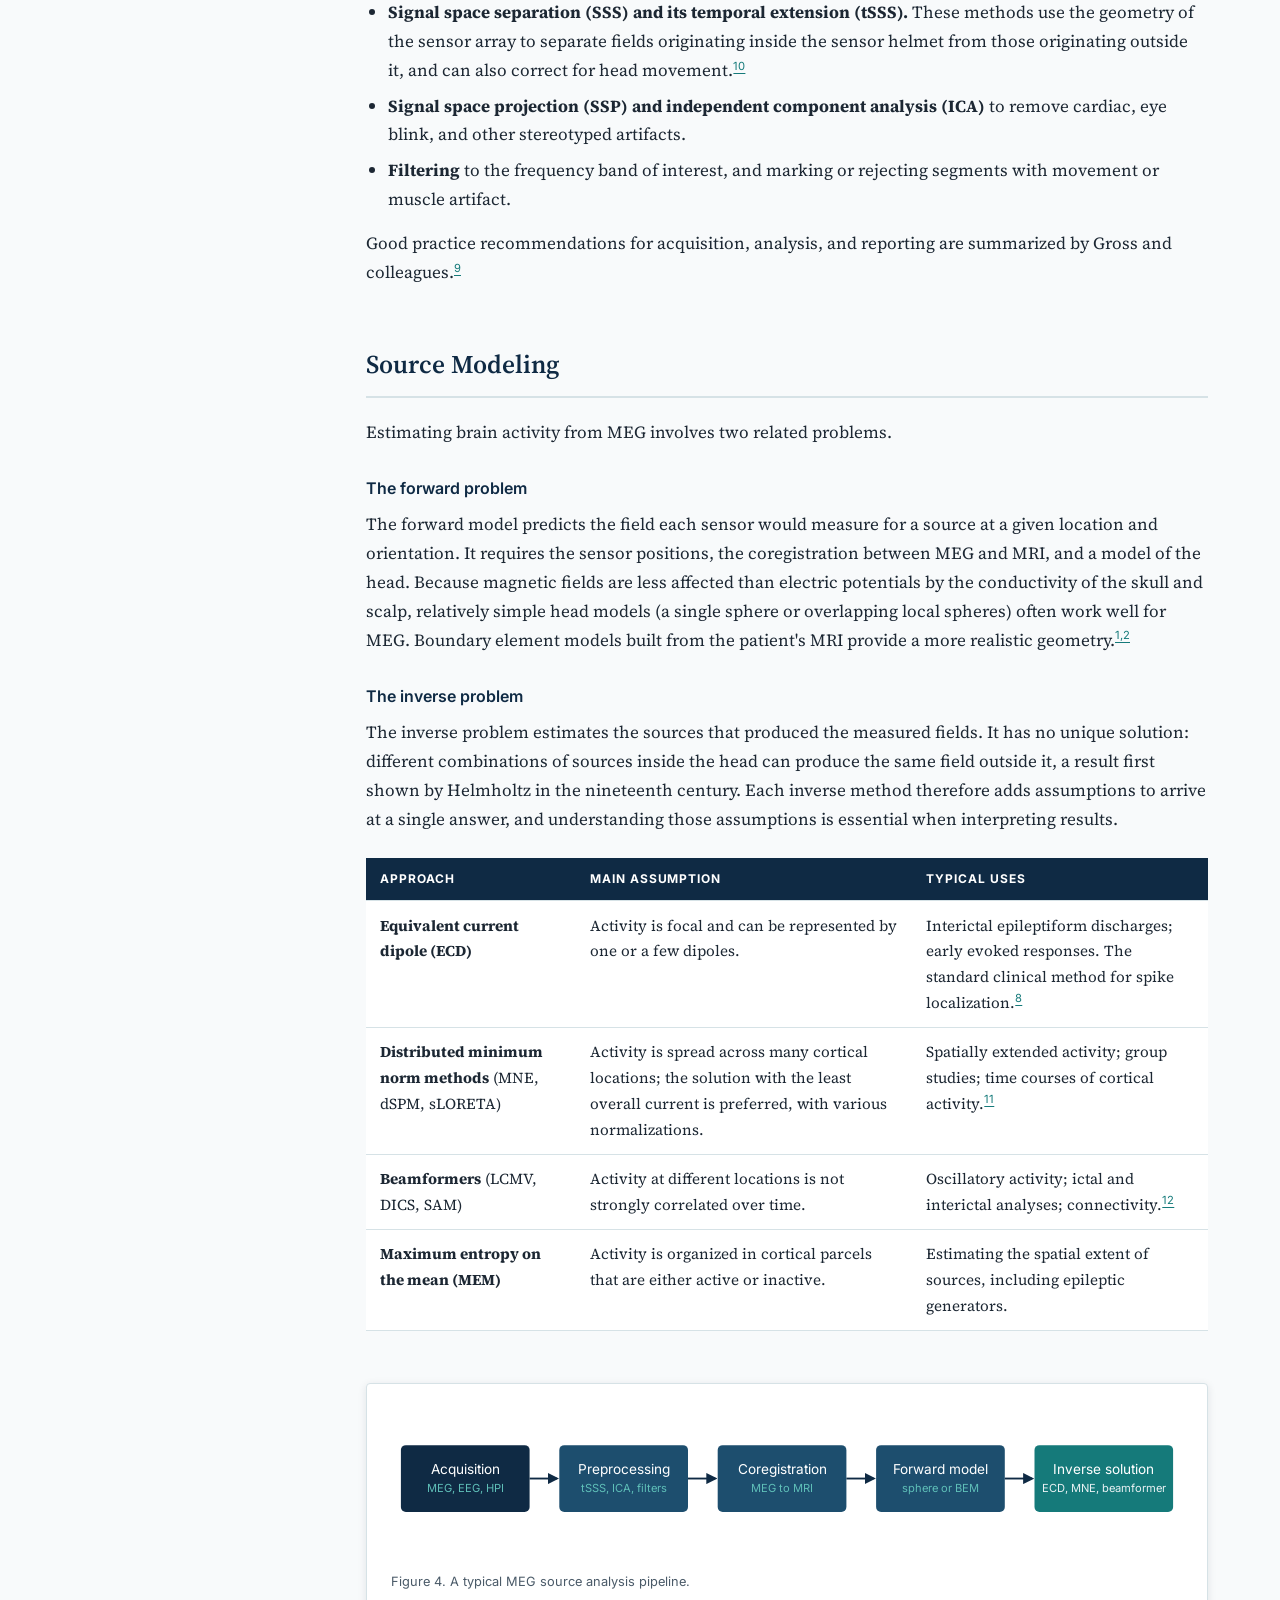
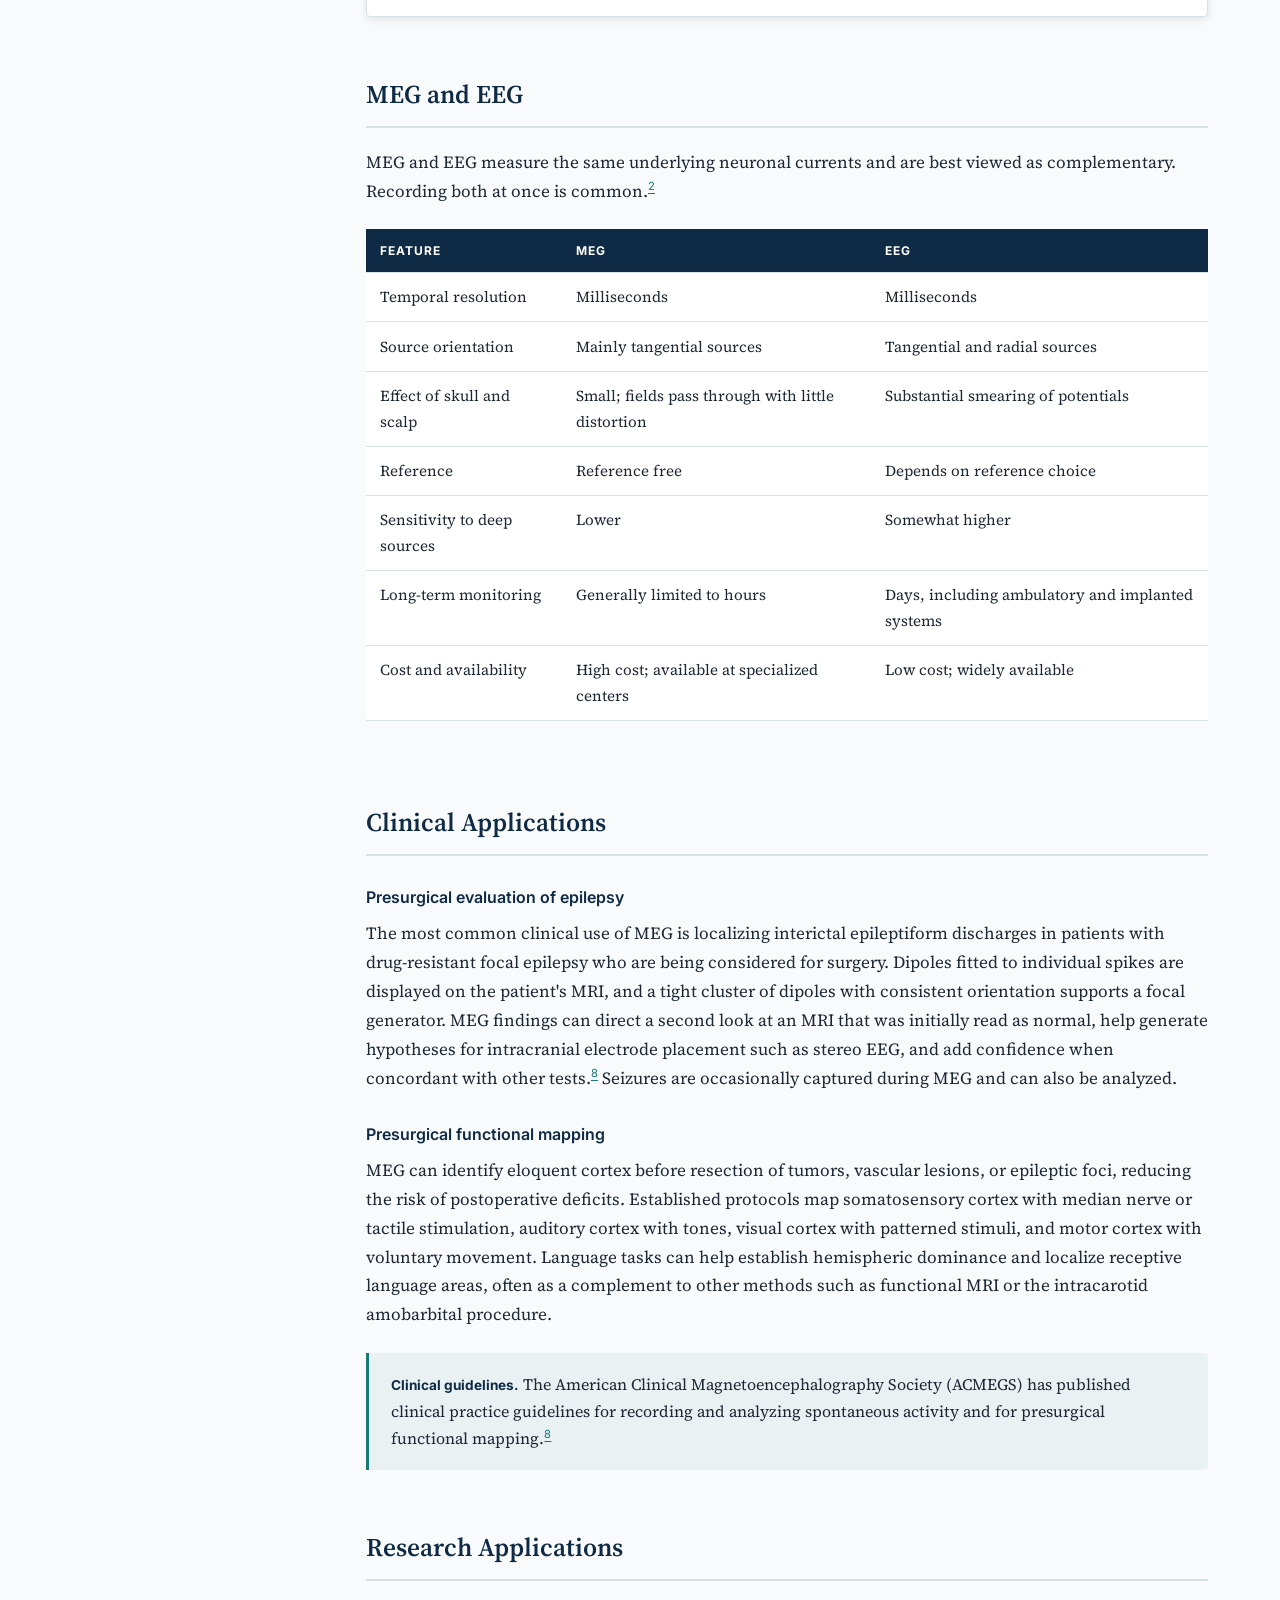
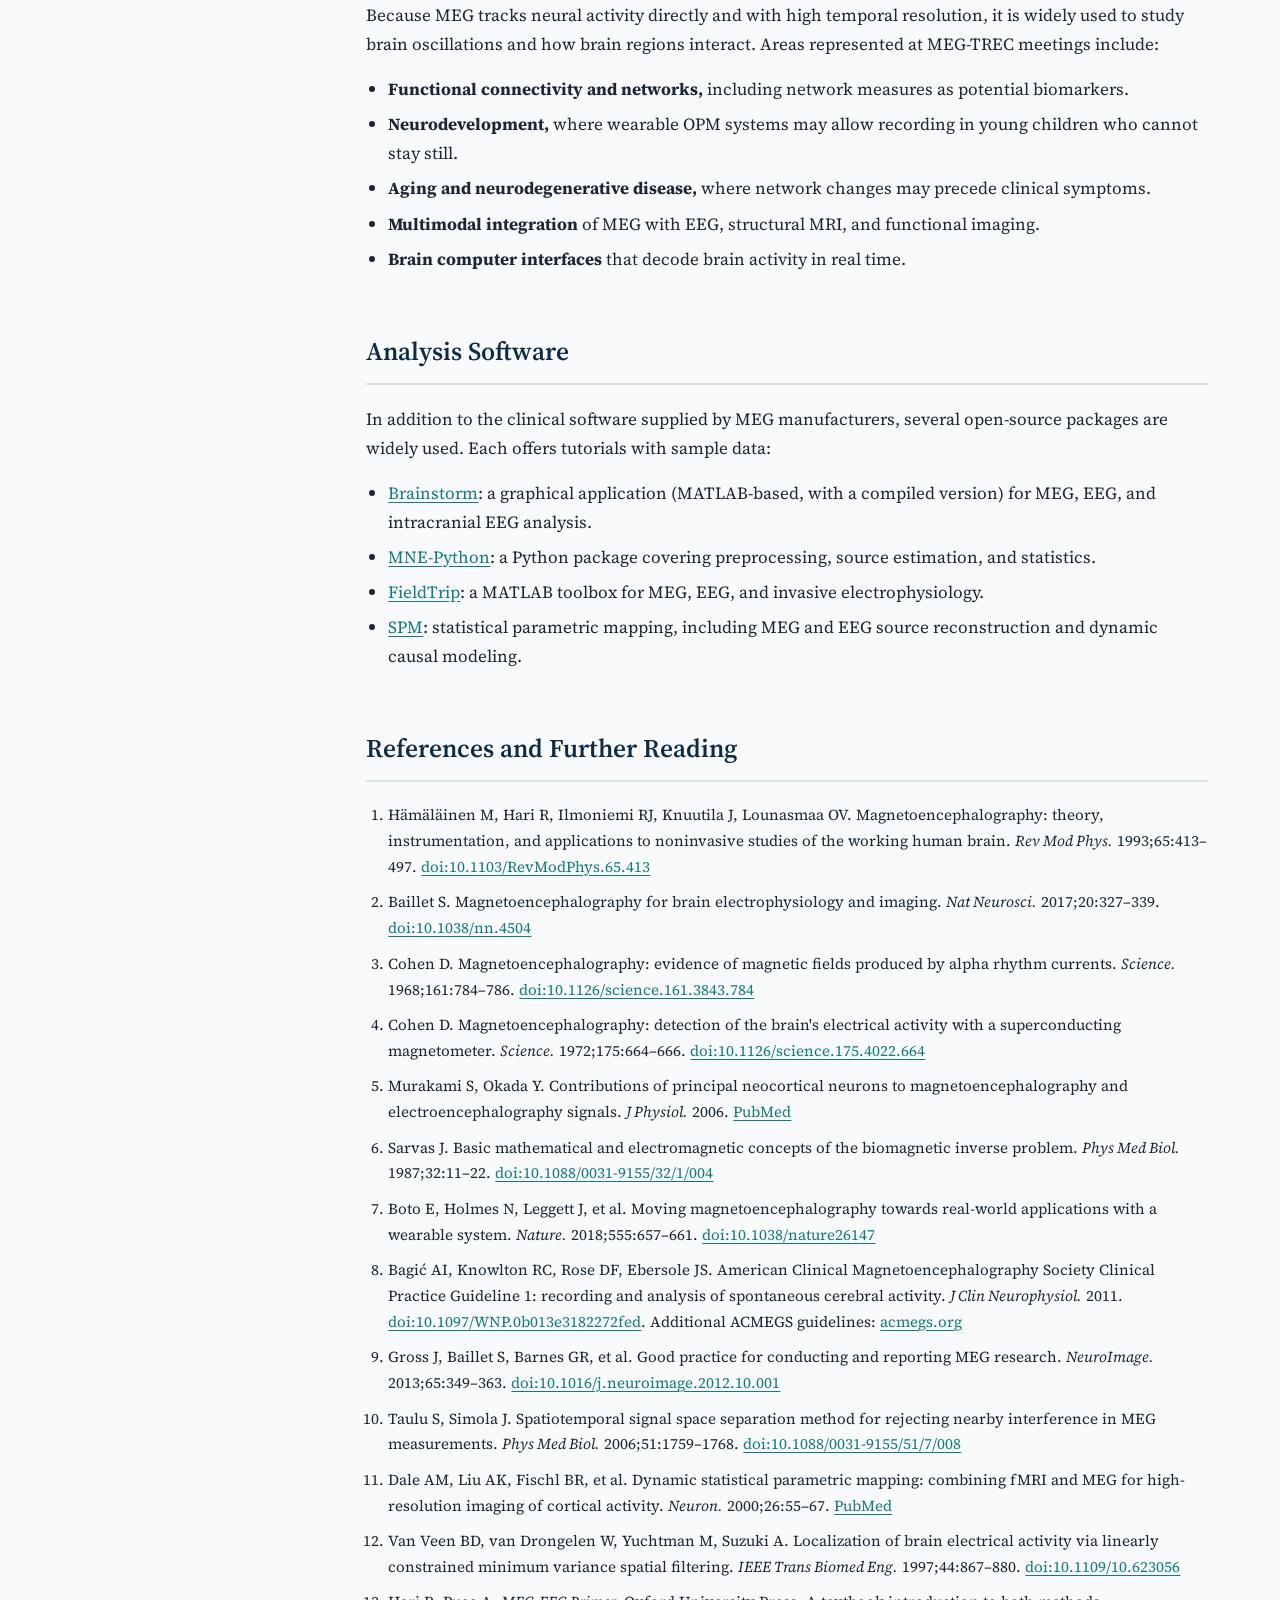
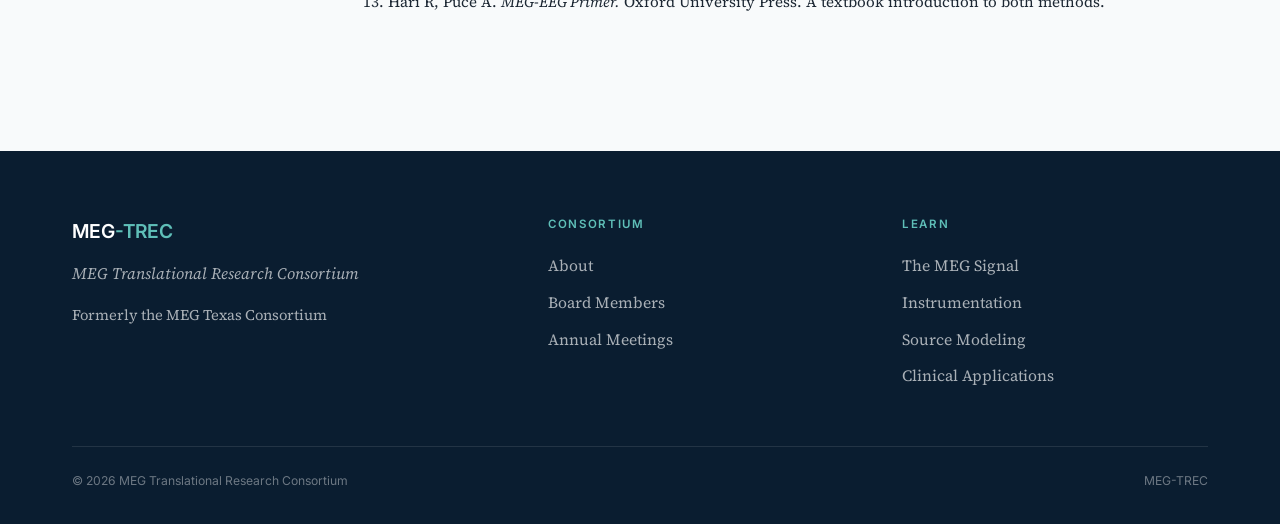
<file: meg.html>
<!DOCTYPE html>
<html lang="en">
<head>
  <meta charset="UTF-8" />
  <meta name="viewport" content="width=device-width, initial-scale=1.0" />
  <meta name="description" content="An educational introduction to magnetoencephalography: signal origin, instrumentation, source modeling, and clinical applications." />
  <title>MEG Principles and Techniques | MEG-TREC</title>
  <!-- Favicon: a small dipole contour mark drawn inline so no image file is needed -->
  <link rel="icon" href="data:image/svg+xml,%3Csvg xmlns='http://www.w3.org/2000/svg' viewBox='0 0 32 32'%3E%3Crect width='32' height='32' rx='6' fill='%230f2a44'/%3E%3Cg fill='none' stroke='%235fbfb8' stroke-width='2'%3E%3Cellipse cx='11' cy='16' rx='4' ry='6'/%3E%3Cellipse cx='21' cy='16' rx='4' ry='6'/%3E%3C/g%3E%3C/svg%3E" />
    <link rel="stylesheet" href="style.css" />
</head>
<body>

<!-- ─── NAVIGATION (same block on every page; update the "active" class) ──── -->
<nav class="site-nav" id="nav">
  <a href="index.html" class="nav-brand">MEG-TREC<span>Translational Research Consortium</span></a>
  <button class="nav-toggle" id="navToggle" aria-label="Menu" aria-expanded="false" aria-controls="navLinks">
    <span></span><span></span><span></span>
  </button>
  <ul class="nav-links" id="navLinks">
    <li><a href="index.html">Home</a></li>
    <li><a href="about.html">About</a></li>
    <li><a href="board.html">Board</a></li>
    <li><a href="meetings.html">Meetings</a></li>
    <li><a href="meg.html" class="nav-cta active" aria-current="page">Learn About MEG</a></li>
  </ul>
</nav>

<!-- ─── PAGE HEADER ────────────────────────────────────────────────────────── -->
<header class="page-header">
  <span class="eyebrow">Educational Resource</span>
  <h1>MEG Principles and Techniques</h1>
  <p>An introduction to magnetoencephalography for clinicians, trainees, and researchers</p>
  <span class="header-rule"></span>
</header>

<!-- ─── CONTENT WITH SIDEBAR TABLE OF CONTENTS ─────────────────────────────
     Each .content-group needs an id that matches a sidebar link so that
     site.js can highlight the section currently in view.
     Reference numbers in <sup class="ref"> link to the list at the bottom.
     ─────────────────────────────────────────────────────────────────────── -->
<section class="section">
  <div class="container">
    <div class="sidebar-layout">

      <aside class="sidebar">
        <h3>On This Page</h3>
        <nav class="sidebar-nav" aria-label="Page sections">
          <a href="#overview">What Is MEG?</a>
          <a href="#signal">Origin of the Signal</a>
          <a href="#shielding">Field Strength and Shielding</a>
          <a href="#instrumentation">Instrumentation</a>
          <a href="#acquisition">Recording a Study</a>
          <a href="#preprocessing">Preprocessing</a>
          <a href="#source">Source Modeling</a>
          <a href="#compare">MEG and EEG</a>
          <a href="#clinical">Clinical Applications</a>
          <a href="#research">Research Applications</a>
          <a href="#software">Analysis Software</a>
          <a href="#references">References</a>
        </nav>
      </aside>

      <div class="prose">

        <!-- ── 1. OVERVIEW ─────────────────────────────────────────────── -->
        <div class="content-group" id="overview">
          <h2 class="content-group-title">What Is MEG?</h2>
          <p>Magnetoencephalography (MEG) measures the magnetic fields produced by electrical activity in the brain. Sensors placed just outside the head record these fields with millisecond temporal resolution, and mathematical models are then used to estimate where in the brain the activity arose. MEG is completely noninvasive: it emits nothing and simply listens to the brain's own magnetic signals.<sup class="ref"><a href="#ref1">1,2</a></sup></p>
          <p>The first recording of the brain's magnetic field was reported by David Cohen in 1968 using an induction coil magnetometer.<sup class="ref"><a href="#ref3">3</a></sup> In 1972 he recorded the alpha rhythm with a superconducting quantum interference device (SQUID) inside a magnetically shielded room, the basic arrangement that most clinical systems still use.<sup class="ref"><a href="#ref4">4</a></sup> Modern whole-head systems contain a few hundred sensors arranged in a helmet that covers the scalp.</p>
          <div class="callout">
            <strong>In one sentence:</strong> MEG offers the temporal resolution of EEG with spatial information that is less distorted by the skull and scalp, at the cost of more demanding instrumentation.
          </div>
        </div>

        <!-- ── 2. SIGNAL ORIGIN ────────────────────────────────────────── -->
        <div class="content-group" id="signal">
          <h2 class="content-group-title">Origin of the Signal</h2>
          <p>The MEG signal arises mainly from postsynaptic currents flowing within the apical dendrites of cortical pyramidal neurons. These cells are aligned in parallel, perpendicular to the cortical surface, so when many of them receive synchronous synaptic input their intracellular currents (the "primary currents") add together. A useful approximation for such a patch of cortex is an equivalent current dipole.<sup class="ref"><a href="#ref1">1</a></sup></p>
          <p>A measurable MEG signal requires synchronous activity across a cortical patch that typically contains on the order of tens of thousands of neurons.<sup class="ref"><a href="#ref5">5</a></sup> Action potentials contribute relatively little because they are brief and their current pattern resembles a quadrupole, whose field falls off rapidly with distance.</p>

          <h3>Orientation matters</h3>
          <p>In a spherically symmetric conductor, a dipole that points radially (directly toward the sensors) produces no magnetic field outside the head.<sup class="ref"><a href="#ref6">6</a></sup> MEG is therefore most sensitive to tangential sources, such as those on the walls of sulci, and relatively insensitive to purely radial sources at the crowns of gyri. The real head is not a perfect sphere, so this is a matter of degree rather than an absolute rule. EEG, in contrast, detects both orientations, which is one reason the two methods are complementary.</p>

          <!-- Figure: cortical fold with tangential and radial dipoles -->
          <figure class="figure">
            <svg viewBox="0 0 640 300" role="img" aria-label="Diagram of a cortical fold showing a tangential dipole on a sulcal wall and a radial dipole on a gyral crown beneath MEG sensors">
              <defs>
                <marker id="arrowTeal" viewBox="0 0 10 10" refX="8" refY="5" markerWidth="6" markerHeight="6" orient="auto">
                  <path d="M0 0L10 5L0 10z" fill="#157a7a"/>
                </marker>
                <marker id="arrowGrey" viewBox="0 0 10 10" refX="8" refY="5" markerWidth="6" markerHeight="6" orient="auto">
                  <path d="M0 0L10 5L0 10z" fill="#7a8a96"/>
                </marker>
              </defs>
              <!-- Sensors above the head surface -->
              <g fill="#0f2a44">
                <rect x="60"  y="18" width="36" height="14" rx="3"/>
                <rect x="160" y="18" width="36" height="14" rx="3"/>
                <rect x="260" y="18" width="36" height="14" rx="3"/>
                <rect x="360" y="18" width="36" height="14" rx="3"/>
                <rect x="460" y="18" width="36" height="14" rx="3"/>
                <rect x="560" y="18" width="36" height="14" rx="3"/>
              </g>
              <text x="320" y="12" text-anchor="middle" font-family="Inter, sans-serif" font-size="11" fill="#4a5a68">MEG sensors</text>
              <!-- Scalp and skull -->
              <path d="M0 62 H640" stroke="#c9a98a" stroke-width="10"/>
              <path d="M0 80 H640" stroke="#d6e2e6" stroke-width="14"/>
              <text x="630" y="58" text-anchor="end" font-family="Inter, sans-serif" font-size="10" fill="#4a5a68">scalp</text>
              <text x="630" y="84" text-anchor="end" font-family="Inter, sans-serif" font-size="10" fill="#4a5a68">skull</text>
              <!-- Cortical surface with one sulcus -->
              <path d="M0 120 H250 C275 120 285 135 285 160 V250 C285 275 335 275 335 250 V160 C335 135 345 120 370 120 H640"
                    fill="none" stroke="#1d4e6e" stroke-width="3"/>
              <text x="40" y="112" font-family="Inter, sans-serif" font-size="10" fill="#4a5a68">cortical surface</text>
              <!-- Tangential dipole on the sulcal wall (points horizontally) -->
              <line x1="292" y1="200" x2="330" y2="200" stroke="#157a7a" stroke-width="4" marker-end="url(#arrowTeal)"/>
              <!-- Field lines circling the tangential dipole -->
              <ellipse cx="310" cy="200" rx="10" ry="28" fill="none" stroke="#157a7a" stroke-dasharray="4 3"/>
              <ellipse cx="310" cy="200" rx="18" ry="52" fill="none" stroke="#157a7a" stroke-opacity=".6" stroke-dasharray="4 3"/>
              <text x="372" y="196" font-family="Inter, sans-serif" font-size="11" fill="#157a7a">Tangential source (sulcal wall):</text>
              <text x="372" y="211" font-family="Inter, sans-serif" font-size="11" fill="#157a7a">field exits the head, detected by MEG</text>
              <!-- Radial dipole at the crown of a gyrus (points upward) -->
              <line x1="140" y1="170" x2="140" y2="128" stroke="#7a8a96" stroke-width="4" marker-end="url(#arrowGrey)"/>
              <text x="70" y="192" font-family="Inter, sans-serif" font-size="11" fill="#7a8a96">Radial source (gyral crown):</text>
              <text x="70" y="207" font-family="Inter, sans-serif" font-size="11" fill="#7a8a96">little or no external field</text>
            </svg>
            <figcaption>Figure 1. Source orientation and MEG sensitivity. Pyramidal cell currents flow perpendicular to the cortical surface. Sources on sulcal walls are oriented tangentially to the scalp and produce fields that the sensors detect; sources on gyral crowns are oriented radially and produce little external magnetic field in a spherical head.</figcaption>
          </figure>
        </div>

        <!-- ── 3. FIELD STRENGTH AND SHIELDING ─────────────────────────── -->
        <div class="content-group" id="shielding">
          <h2 class="content-group-title">Field Strength and Shielding</h2>
          <p>Brain magnetic fields are extremely small, in the range of tens to a few thousand femtotesla (1 fT = 10<sup>&minus;15</sup> tesla). The Earth's static field is roughly a billion times stronger, and the fluctuating fields from traffic, elevators, and power lines are also much larger than the brain signal.<sup class="ref"><a href="#ref1">1</a></sup> Recording MEG therefore depends on several layers of noise reduction:</p>
          <ul class="bullets">
            <li><strong>Magnetically shielded rooms</strong> built from layers of high-permeability alloy (mu metal) and aluminum attenuate external fields.</li>
            <li><strong>Gradiometer sensors</strong> respond to differences in field over a short distance, which suppresses distant noise sources while preserving nearby brain signals.</li>
            <li><strong>Reference sensors and software methods</strong> such as signal space separation remove residual interference after recording (see <a href="#preprocessing">Preprocessing</a>).</li>
          </ul>

          <!-- Figure: logarithmic scale of magnetic field magnitudes -->
          <figure class="figure">
            <svg viewBox="0 55 640 160" role="img" aria-label="Logarithmic scale comparing magnetic field strengths from the Earth's field to the brain signal">
              <!-- Axis: 10^-4 T at x=40 down to 10^-15 T at x=600; 50.9 px per decade -->
              <line x1="40" y1="120" x2="600" y2="120" stroke="#0f2a44" stroke-width="2"/>
              <g font-family="Inter, sans-serif" font-size="10" fill="#4a5a68" text-anchor="middle">
                <line x1="40"  y1="114" x2="40"  y2="126" stroke="#0f2a44"/><text x="40"  y="142">10⁻⁴</text>
                <line x1="142" y1="114" x2="142" y2="126" stroke="#0f2a44"/><text x="142" y="142">10⁻⁶</text>
                <line x1="244" y1="114" x2="244" y2="126" stroke="#0f2a44"/><text x="244" y="142">10⁻⁸</text>
                <line x1="345" y1="114" x2="345" y2="126" stroke="#0f2a44"/><text x="345" y="142">10⁻¹⁰</text>
                <line x1="447" y1="114" x2="447" y2="126" stroke="#0f2a44"/><text x="447" y="142">10⁻¹²</text>
                <line x1="549" y1="114" x2="549" y2="126" stroke="#0f2a44"/><text x="549" y="142">10⁻¹⁴</text>
                <line x1="600" y1="114" x2="600" y2="126" stroke="#0f2a44"/><text x="600" y="142">10⁻¹⁵</text>
                <text x="320" y="162" font-size="11">magnetic flux density (tesla, logarithmic)</text>
              </g>
              <!-- Labeled ranges (approximate, after Hämäläinen et al. 1993) -->
              <g font-family="Inter, sans-serif" font-size="11">
                <!-- Earth's field about 5e-5 T -->
                <rect x="50" y="88" width="24" height="10" fill="#7a8a96"/>
                <text x="62" y="80" text-anchor="middle" fill="#4a5a68">Earth's field</text>
                <!-- Urban magnetic noise about 1e-8 to 1e-6 T -->
                <rect x="142" y="88" width="102" height="10" fill="#9cc3e6"/>
                <text x="193" y="80" text-anchor="middle" fill="#4a5a68">urban magnetic noise</text>
                <!-- Heart (MCG) about 1e-10 T -->
                <rect x="335" y="88" width="20" height="10" fill="#1d4e6e"/>
                <text x="345" y="80" text-anchor="middle" fill="#4a5a68">heart</text>
                <!-- Spontaneous brain activity about 1e-12 T; evoked responses about 1e-13 T -->
                <rect x="437" y="88" width="62" height="10" fill="#157a7a"/>
                <text x="468" y="80" text-anchor="middle" fill="#157a7a" font-weight="600">brain</text>
                <!-- SQUID sensor noise, a few fT per root Hz, about 1e-15 to 1e-14 -->
                <rect x="560" y="88" width="40" height="10" fill="#0f2a44"/>
                <text x="580" y="80" text-anchor="middle" fill="#4a5a68">sensor noise</text>
              </g>
              <text x="320" y="200" text-anchor="middle" font-family="Inter, sans-serif" font-size="10" fill="#7a8a96">Values are approximate orders of magnitude.</text>
            </svg>
            <figcaption>Figure 2. Approximate magnitudes of magnetic fields relevant to MEG. The brain signal is many orders of magnitude smaller than environmental fields, which is why shielding and gradiometers are required. Magnitudes after Hämäläinen et al.<sup class="ref"><a href="#ref1">1</a></sup></figcaption>
          </figure>
        </div>

        <!-- ── 4. INSTRUMENTATION ──────────────────────────────────────── -->
        <div class="content-group" id="instrumentation">
          <h2 class="content-group-title">Instrumentation</h2>
          <h3>SQUID sensors</h3>
          <p>Conventional MEG systems detect magnetic fields with SQUIDs, superconducting circuits that convert very small changes in magnetic flux into a measurable voltage. Each SQUID is coupled to a pickup coil (the "flux transformer") whose geometry determines what the sensor measures. SQUIDs must be kept superconducting at about 4 kelvin, so the sensors sit in a helmet-shaped dewar filled with liquid helium, typically 2 to 3 cm from the scalp.<sup class="ref"><a href="#ref1">1,2</a></sup></p>

          <h3>Pickup coil geometries</h3>
          <ul class="bullets">
            <li><strong>Magnetometers</strong> use a single loop and measure the field component through it. They are sensitive to deep sources and also to distant noise.</li>
            <li><strong>Axial gradiometers</strong> use two coaxial loops wound in opposite directions, so that uniform fields cancel and fields from nearby sources remain.</li>
            <li><strong>Planar gradiometers</strong> use a figure-eight coil that measures the field gradient along the scalp. They give their largest signal directly over a source and are less sensitive to deep sources.</li>
          </ul>
          <p>Commercial systems differ in how they combine these. For example, MEGIN (formerly Elekta Neuromag) systems contain 306 channels at 102 locations, each with one magnetometer and two orthogonal planar gradiometers, while CTF systems use roughly 275 axial gradiometers.</p>

          <!-- Figure: three pickup coil geometries -->
          <figure class="figure">
            <svg viewBox="0 0 640 210" role="img" aria-label="Schematic of magnetometer, axial gradiometer and planar gradiometer pickup coils">
              <g fill="none" stroke="#157a7a" stroke-width="3">
                <!-- Magnetometer: one loop -->
                <ellipse cx="110" cy="120" rx="50" ry="16"/>
                <!-- Axial gradiometer: two loops stacked, joined by leads -->
                <ellipse cx="320" cy="70"  rx="50" ry="16"/>
                <ellipse cx="320" cy="150" rx="50" ry="16"/>
                <line x1="270" y1="70" x2="270" y2="150" stroke-width="1.5"/>
                <line x1="370" y1="70" x2="370" y2="150" stroke-width="1.5"/>
                <!-- Planar gradiometer: figure eight in one plane -->
                <path d="M470 105 h45 v30 h-45 z M515 105 h45 v30 h-45 z"/>
              </g>
              <!-- Winding direction markers -->
              <g font-family="Inter, sans-serif" font-size="16" fill="#0f2a44" text-anchor="middle">
                <text x="388" y="66">+</text><text x="388" y="146">&minus;</text>
                <text x="492" y="126">+</text><text x="537" y="126">&minus;</text>
              </g>
              <g font-family="Inter, sans-serif" font-size="12" fill="#0f2a44" text-anchor="middle" font-weight="600">
                <text x="110" y="196">Magnetometer</text>
                <text x="320" y="196">Axial gradiometer</text>
                <text x="515" y="196">Planar gradiometer</text>
              </g>
              <text x="320" y="20" text-anchor="middle" font-family="Inter, sans-serif" font-size="10" fill="#7a8a96">scalp is toward the bottom of each coil</text>
            </svg>
            <figcaption>Figure 3. Common pickup coil designs. Opposite winding (+ and &minus;) in gradiometers cancels fields that are uniform across the coil, suppressing distant noise.</figcaption>
          </figure>

          <h3>Optically pumped magnetometers</h3>
          <p>Optically pumped magnetometers (OPMs) measure magnetic fields using the response of a heated alkali vapor to laser light. They do not require cryogenic cooling, so they can be mounted directly on the scalp in a wearable helmet. Placing sensors closer to the head increases signal amplitude and allows recording while the participant moves.<sup class="ref"><a href="#ref7">7</a></sup> OPMs operate near zero background field, so they are typically used in shielded rooms with additional field nulling coils. OPM systems are an active area of development and are not yet as widely used clinically as SQUID systems.</p>
        </div>

        <!-- ── 5. ACQUISITION ──────────────────────────────────────────── -->
        <div class="content-group" id="acquisition">
          <h2 class="content-group-title">Recording a Study</h2>
          <p>A typical clinical or research MEG session includes the following steps:<sup class="ref"><a href="#ref8">8,9</a></sup></p>
          <ul class="bullets">
            <li><strong>Screening</strong> for metal on or in the body (dental work, implants, clothing, makeup) that may create magnetic artifacts.</li>
            <li><strong>Head digitization.</strong> Anatomical landmarks (the nasion and the two preauricular points), the positions of head position indicator (HPI) coils, and several hundred points on the scalp are recorded with a 3D digitizer. These are later used to align the MEG data with the patient's MRI.</li>
            <li><strong>Head position tracking.</strong> Small currents in the HPI coils let the system locate the head within the helmet, at the start of a run or continuously, so that head movement can be measured and compensated.</li>
            <li><strong>Recording.</strong> Spontaneous activity is recorded at rest and, for epilepsy evaluations, often during drowsiness and sleep to capture interictal discharges. Simultaneous EEG and electrocardiography are commonly recorded. Evoked response protocols (somatosensory, auditory, visual, motor, and language tasks) are added for functional mapping.</li>
          </ul>
        </div>

        <!-- ── 6. PREPROCESSING ────────────────────────────────────────── -->
        <div class="content-group" id="preprocessing">
          <h2 class="content-group-title">Noise Reduction and Preprocessing</h2>
          <p>Before source analysis, data are cleaned of interference and physiological artifacts. Common steps include:</p>
          <ul class="bullets">
            <li><strong>Signal space separation (SSS) and its temporal extension (tSSS).</strong> These methods use the geometry of the sensor array to separate fields originating inside the sensor helmet from those originating outside it, and can also correct for head movement.<sup class="ref"><a href="#ref10">10</a></sup></li>
            <li><strong>Signal space projection (SSP) and independent component analysis (ICA)</strong> to remove cardiac, eye blink, and other stereotyped artifacts.</li>
            <li><strong>Filtering</strong> to the frequency band of interest, and marking or rejecting segments with movement or muscle artifact.</li>
          </ul>
          <p>Good practice recommendations for acquisition, analysis, and reporting are summarized by Gross and colleagues.<sup class="ref"><a href="#ref9">9</a></sup></p>
        </div>

        <!-- ── 7. SOURCE MODELING ──────────────────────────────────────── -->
        <div class="content-group" id="source">
          <h2 class="content-group-title">Source Modeling</h2>
          <p>Estimating brain activity from MEG involves two related problems.</p>

          <h3>The forward problem</h3>
          <p>The forward model predicts the field each sensor would measure for a source at a given location and orientation. It requires the sensor positions, the coregistration between MEG and MRI, and a model of the head. Because magnetic fields are less affected than electric potentials by the conductivity of the skull and scalp, relatively simple head models (a single sphere or overlapping local spheres) often work well for MEG. Boundary element models built from the patient's MRI provide a more realistic geometry.<sup class="ref"><a href="#ref1">1,2</a></sup></p>

          <h3>The inverse problem</h3>
          <p>The inverse problem estimates the sources that produced the measured fields. It has no unique solution: different combinations of sources inside the head can produce the same field outside it, a result first shown by Helmholtz in the nineteenth century. Each inverse method therefore adds assumptions to arrive at a single answer, and understanding those assumptions is essential when interpreting results.</p>

          <div class="table-wrap">
            <table class="data-table">
              <thead>
                <tr><th>Approach</th><th>Main assumption</th><th>Typical uses</th></tr>
              </thead>
              <tbody>
                <tr>
                  <td><strong>Equivalent current dipole (ECD)</strong></td>
                  <td>Activity is focal and can be represented by one or a few dipoles.</td>
                  <td>Interictal epileptiform discharges; early evoked responses. The standard clinical method for spike localization.<sup class="ref"><a href="#ref8">8</a></sup></td>
                </tr>
                <tr>
                  <td><strong>Distributed minimum norm methods</strong> (MNE, dSPM, sLORETA)</td>
                  <td>Activity is spread across many cortical locations; the solution with the least overall current is preferred, with various normalizations.</td>
                  <td>Spatially extended activity; group studies; time courses of cortical activity.<sup class="ref"><a href="#ref11">11</a></sup></td>
                </tr>
                <tr>
                  <td><strong>Beamformers</strong> (LCMV, DICS, SAM)</td>
                  <td>Activity at different locations is not strongly correlated over time.</td>
                  <td>Oscillatory activity; ictal and interictal analyses; connectivity.<sup class="ref"><a href="#ref12">12</a></sup></td>
                </tr>
                <tr>
                  <td><strong>Maximum entropy on the mean (MEM)</strong></td>
                  <td>Activity is organized in cortical parcels that are either active or inactive.</td>
                  <td>Estimating the spatial extent of sources, including epileptic generators.</td>
                </tr>
              </tbody>
            </table>
          </div>

          <!-- Figure: analysis pipeline -->
          <figure class="figure">
            <svg viewBox="0 0 640 120" role="img" aria-label="MEG analysis pipeline from acquisition to interpretation">
              <defs>
                <marker id="arrowNavy" viewBox="0 0 10 10" refX="8" refY="5" markerWidth="6" markerHeight="6" orient="auto">
                  <path d="M0 0L10 5L0 10z" fill="#0f2a44"/>
                </marker>
              </defs>
              <!-- Five boxes, 104 px wide, 128 px apart -->
              <g font-family="Inter, sans-serif" font-size="11" text-anchor="middle">
                <rect x="8"   y="30" width="104" height="54" rx="4" fill="#0f2a44"/>
                <text x="60"  y="53" fill="#fff">Acquisition</text><text x="60" y="68" fill="#5fbfb8" font-size="9">MEG, EEG, HPI</text>
                <rect x="136" y="30" width="104" height="54" rx="4" fill="#1d4e6e"/>
                <text x="188" y="53" fill="#fff">Preprocessing</text><text x="188" y="68" fill="#5fbfb8" font-size="9">tSSS, ICA, filters</text>
                <rect x="264" y="30" width="104" height="54" rx="4" fill="#1d4e6e"/>
                <text x="316" y="53" fill="#fff">Coregistration</text><text x="316" y="68" fill="#5fbfb8" font-size="9">MEG to MRI</text>
                <rect x="392" y="30" width="104" height="54" rx="4" fill="#1d4e6e"/>
                <text x="444" y="53" fill="#fff">Forward model</text><text x="444" y="68" fill="#5fbfb8" font-size="9">sphere or BEM</text>
                <rect x="520" y="30" width="112" height="54" rx="4" fill="#157a7a"/>
                <text x="576" y="53" fill="#fff">Inverse solution</text><text x="576" y="68" fill="#e9f1f3" font-size="9">ECD, MNE, beamformer</text>
              </g>
              <g stroke="#0f2a44" stroke-width="1.5" marker-end="url(#arrowNavy)">
                <line x1="112" y1="57" x2="134" y2="57"/>
                <line x1="240" y1="57" x2="262" y2="57"/>
                <line x1="368" y1="57" x2="390" y2="57"/>
                <line x1="496" y1="57" x2="518" y2="57"/>
              </g>
            </svg>
            <figcaption>Figure 4. A typical MEG source analysis pipeline.</figcaption>
          </figure>
        </div>

        <!-- ── 8. MEG VS EEG ───────────────────────────────────────────── -->
        <div class="content-group" id="compare">
          <h2 class="content-group-title">MEG and EEG</h2>
          <p>MEG and EEG measure the same underlying neuronal currents and are best viewed as complementary. Recording both at once is common.<sup class="ref"><a href="#ref2">2</a></sup></p>
          <div class="table-wrap">
            <table class="data-table">
              <thead>
                <tr><th>Feature</th><th>MEG</th><th>EEG</th></tr>
              </thead>
              <tbody>
                <tr><td>Temporal resolution</td><td>Milliseconds</td><td>Milliseconds</td></tr>
                <tr><td>Source orientation</td><td>Mainly tangential sources</td><td>Tangential and radial sources</td></tr>
                <tr><td>Effect of skull and scalp</td><td>Small; fields pass through with little distortion</td><td>Substantial smearing of potentials</td></tr>
                <tr><td>Reference</td><td>Reference free</td><td>Depends on reference choice</td></tr>
                <tr><td>Sensitivity to deep sources</td><td>Lower</td><td>Somewhat higher</td></tr>
                <tr><td>Long-term monitoring</td><td>Generally limited to hours</td><td>Days, including ambulatory and implanted systems</td></tr>
                <tr><td>Cost and availability</td><td>High cost; available at specialized centers</td><td>Low cost; widely available</td></tr>
              </tbody>
            </table>
          </div>
        </div>

        <!-- ── 9. CLINICAL ─────────────────────────────────────────────── -->
        <div class="content-group" id="clinical">
          <h2 class="content-group-title">Clinical Applications</h2>
          <h3>Presurgical evaluation of epilepsy</h3>
          <p>The most common clinical use of MEG is localizing interictal epileptiform discharges in patients with drug-resistant focal epilepsy who are being considered for surgery. Dipoles fitted to individual spikes are displayed on the patient's MRI, and a tight cluster of dipoles with consistent orientation supports a focal generator. MEG findings can direct a second look at an MRI that was initially read as normal, help generate hypotheses for intracranial electrode placement such as stereo EEG, and add confidence when concordant with other tests.<sup class="ref"><a href="#ref8">8</a></sup> Seizures are occasionally captured during MEG and can also be analyzed.</p>

          <h3>Presurgical functional mapping</h3>
          <p>MEG can identify eloquent cortex before resection of tumors, vascular lesions, or epileptic foci, reducing the risk of postoperative deficits. Established protocols map somatosensory cortex with median nerve or tactile stimulation, auditory cortex with tones, visual cortex with patterned stimuli, and motor cortex with voluntary movement. Language tasks can help establish hemispheric dominance and localize receptive language areas, often as a complement to other methods such as functional MRI or the intracarotid amobarbital procedure.</p>

          <div class="callout">
            <strong>Clinical guidelines.</strong> The American Clinical Magnetoencephalography Society (ACMEGS) has published clinical practice guidelines for recording and analyzing spontaneous activity and for presurgical functional mapping.<sup class="ref"><a href="#ref8">8</a></sup>
          </div>
        </div>

        <!-- ── 10. RESEARCH ────────────────────────────────────────────── -->
        <div class="content-group" id="research">
          <h2 class="content-group-title">Research Applications</h2>
          <p>Because MEG tracks neural activity directly and with high temporal resolution, it is widely used to study brain oscillations and how brain regions interact. Areas represented at MEG-TREC meetings include:</p>
          <ul class="bullets">
            <li><strong>Functional connectivity and networks,</strong> including network measures as potential biomarkers.</li>
            <li><strong>Neurodevelopment,</strong> where wearable OPM systems may allow recording in young children who cannot stay still.</li>
            <li><strong>Aging and neurodegenerative disease,</strong> where network changes may precede clinical symptoms.</li>
            <li><strong>Multimodal integration</strong> of MEG with EEG, structural MRI, and functional imaging.</li>
            <li><strong>Brain computer interfaces</strong> that decode brain activity in real time.</li>
          </ul>
        </div>

        <!-- ── 11. SOFTWARE ────────────────────────────────────────────── -->
        <div class="content-group" id="software">
          <h2 class="content-group-title">Analysis Software</h2>
          <p>In addition to the clinical software supplied by MEG manufacturers, several open-source packages are widely used. Each offers tutorials with sample data:</p>
          <ul class="bullets">
            <li><a href="https://neuroimage.usc.edu/brainstorm/" target="_blank" rel="noopener">Brainstorm</a>: a graphical application (MATLAB-based, with a compiled version) for MEG, EEG, and intracranial EEG analysis.</li>
            <li><a href="https://mne.tools/" target="_blank" rel="noopener">MNE-Python</a>: a Python package covering preprocessing, source estimation, and statistics.</li>
            <li><a href="https://www.fieldtriptoolbox.org/" target="_blank" rel="noopener">FieldTrip</a>: a MATLAB toolbox for MEG, EEG, and invasive electrophysiology.</li>
            <li><a href="https://www.fil.ion.ucl.ac.uk/spm/" target="_blank" rel="noopener">SPM</a>: statistical parametric mapping, including MEG and EEG source reconstruction and dynamic causal modeling.</li>
          </ul>
        </div>

        <!-- ── 12. REFERENCES ──────────────────────────────────────────── -->
        <div class="content-group" id="references">
          <h2 class="content-group-title">References and Further Reading</h2>
          <ol class="refs">
            <li id="ref1">Hämäläinen M, Hari R, Ilmoniemi RJ, Knuutila J, Lounasmaa OV. Magnetoencephalography: theory, instrumentation, and applications to noninvasive studies of the working human brain. <em>Rev Mod Phys.</em> 1993;65:413&ndash;497. <a href="https://doi.org/10.1103/RevModPhys.65.413" target="_blank" rel="noopener">doi:10.1103/RevModPhys.65.413</a></li>
            <li id="ref2">Baillet S. Magnetoencephalography for brain electrophysiology and imaging. <em>Nat Neurosci.</em> 2017;20:327&ndash;339. <a href="https://doi.org/10.1038/nn.4504" target="_blank" rel="noopener">doi:10.1038/nn.4504</a></li>
            <li id="ref3">Cohen D. Magnetoencephalography: evidence of magnetic fields produced by alpha rhythm currents. <em>Science.</em> 1968;161:784&ndash;786. <a href="https://doi.org/10.1126/science.161.3843.784" target="_blank" rel="noopener">doi:10.1126/science.161.3843.784</a></li>
            <li id="ref4">Cohen D. Magnetoencephalography: detection of the brain's electrical activity with a superconducting magnetometer. <em>Science.</em> 1972;175:664&ndash;666. <a href="https://doi.org/10.1126/science.175.4022.664" target="_blank" rel="noopener">doi:10.1126/science.175.4022.664</a></li>
            <li id="ref5">Murakami S, Okada Y. Contributions of principal neocortical neurons to magnetoencephalography and electroencephalography signals. <em>J Physiol.</em> 2006. <a href="https://pubmed.ncbi.nlm.nih.gov/?term=Contributions+of+principal+neocortical+neurons+to+magnetoencephalography+and+electroencephalography+signals" target="_blank" rel="noopener">PubMed</a></li>
            <li id="ref6">Sarvas J. Basic mathematical and electromagnetic concepts of the biomagnetic inverse problem. <em>Phys Med Biol.</em> 1987;32:11&ndash;22. <a href="https://doi.org/10.1088/0031-9155/32/1/004" target="_blank" rel="noopener">doi:10.1088/0031-9155/32/1/004</a></li>
            <li id="ref7">Boto E, Holmes N, Leggett J, et al. Moving magnetoencephalography towards real-world applications with a wearable system. <em>Nature.</em> 2018;555:657&ndash;661. <a href="https://doi.org/10.1038/nature26147" target="_blank" rel="noopener">doi:10.1038/nature26147</a></li>
            <li id="ref8">Bagić AI, Knowlton RC, Rose DF, Ebersole JS. American Clinical Magnetoencephalography Society Clinical Practice Guideline 1: recording and analysis of spontaneous cerebral activity. <em>J Clin Neurophysiol.</em> 2011. <a href="https://doi.org/10.1097/WNP.0b013e3182272fed" target="_blank" rel="noopener">doi:10.1097/WNP.0b013e3182272fed</a>. Additional ACMEGS guidelines: <a href="https://www.acmegs.org/" target="_blank" rel="noopener">acmegs.org</a></li>
            <li id="ref9">Gross J, Baillet S, Barnes GR, et al. Good practice for conducting and reporting MEG research. <em>NeuroImage.</em> 2013;65:349&ndash;363. <a href="https://doi.org/10.1016/j.neuroimage.2012.10.001" target="_blank" rel="noopener">doi:10.1016/j.neuroimage.2012.10.001</a></li>
            <li id="ref10">Taulu S, Simola J. Spatiotemporal signal space separation method for rejecting nearby interference in MEG measurements. <em>Phys Med Biol.</em> 2006;51:1759&ndash;1768. <a href="https://doi.org/10.1088/0031-9155/51/7/008" target="_blank" rel="noopener">doi:10.1088/0031-9155/51/7/008</a></li>
            <li id="ref11">Dale AM, Liu AK, Fischl BR, et al. Dynamic statistical parametric mapping: combining fMRI and MEG for high-resolution imaging of cortical activity. <em>Neuron.</em> 2000;26:55&ndash;67. <a href="https://pubmed.ncbi.nlm.nih.gov/?term=Dynamic+statistical+parametric+mapping+combining+fMRI+and+MEG" target="_blank" rel="noopener">PubMed</a></li>
            <li id="ref12">Van Veen BD, van Drongelen W, Yuchtman M, Suzuki A. Localization of brain electrical activity via linearly constrained minimum variance spatial filtering. <em>IEEE Trans Biomed Eng.</em> 1997;44:867&ndash;880. <a href="https://doi.org/10.1109/10.623056" target="_blank" rel="noopener">doi:10.1109/10.623056</a></li>
            <li>Hari R, Puce A. <em>MEG-EEG Primer.</em> Oxford University Press. A textbook introduction to both methods.</li>
          </ol>
        </div>

      </div>
    </div>
  </div>
</section>

<!-- ─── FOOTER (same block on every page) ──────────────────────────────────── -->
<footer class="site-footer">
  <div class="container">
    <div class="footer-grid">
      <div>
        <div class="footer-brand">MEG<span>-TREC</span></div>
        <p class="footer-tagline">MEG Translational Research Consortium</p>
        <p style="margin-top:1rem;font-size:.92rem">Formerly the MEG Texas Consortium</p>
      </div>
      <div class="footer-col">
        <h4>Consortium</h4>
        <ul>
          <li><a href="about.html">About</a></li>
          <li><a href="board.html">Board Members</a></li>
          <li><a href="meetings.html">Annual Meetings</a></li>
        </ul>
      </div>
      <div class="footer-col">
        <h4>Learn</h4>
        <ul>
          <li><a href="meg.html#signal">The MEG Signal</a></li>
          <li><a href="meg.html#instrumentation">Instrumentation</a></li>
          <li><a href="meg.html#source">Source Modeling</a></li>
          <li><a href="meg.html#clinical">Clinical Applications</a></li>
        </ul>
      </div>
    </div>
    <div class="footer-bottom">
      <span>&copy; 2026 MEG Translational Research Consortium</span>
      <span>MEG-TREC</span>
    </div>
  </div>
</footer>

<script src="site.js"></script>
</body>
</html>
</file>
<file: style.css>
/* ─── MEG-TREC — SHARED STYLESHEET ──────────────────────────────────────────────
   Structure adapted from the Northwoods Cabin site (same section order and
   class names where possible), recolored to a navy/teal scientific palette.
   Page-specific layouts that more than one page uses (hero, cards, split,
   sidebar layout) live here so every page stays consistent.
   To restyle the whole site, edit the tokens in :root first.
   ─────────────────────────────────────────────────────────────────────────── */

@import url('https://fonts.googleapis.com/css2?family=Source+Serif+4:ital,opsz,wght@0,8..60,400;0,8..60,600;0,8..60,700;1,8..60,400&family=Inter:wght@400;500;600&display=swap');

/* ─── TOKENS ─────────────────────────────────────────────────────────────────── */
:root {
  /* Dark tones (navigation, headers, dark bands) */
  --navy-deep:   #0a1d30;
  --navy:        #0f2a44;
  --ocean:       #1d4e6e;

  /* Accent tones. --teal is dark enough for text on light backgrounds;
     --teal-light is for accents on dark backgrounds only. */
  --teal:        #157a7a;
  --teal-light:  #5fbfb8;

  /* Light tones (page backgrounds, alternating sections) */
  --mist:        #e9f1f3;
  --ivory:       #f8fafb;
  --white:       #ffffff;

  /* Text */
  --ink:         #1c2733;
  --slate:       #4a5a68;
  --muted:       #7a8a96;
  --rule:        #d6e2e6;

  --ff-display:  'Source Serif 4', Georgia, serif;
  --ff-body:     'Source Serif 4', Georgia, serif;
  --ff-sans:     'Inter', system-ui, sans-serif;

  --nav-h:       72px;
  --max-w:       1200px;
  --r:           4px;

  --shadow-sm:   0 2px 8px rgba(10,29,48,.10);
  --shadow-md:   0 6px 24px rgba(10,29,48,.16);
  --shadow-lg:   0 16px 48px rgba(10,29,48,.22);
}

/* ─── RESET ──────────────────────────────────────────────────────────────────── */
*, *::before, *::after { box-sizing: border-box; margin: 0; padding: 0; }
html { scroll-behavior: smooth; -webkit-text-size-adjust: 100%; }
body {
  font-family: var(--ff-body);
  background: var(--ivory);
  color: var(--ink);
  font-size: 1.0625rem;
  line-height: 1.7;
  overflow-x: hidden;
}
img, svg { display: block; max-width: 100%; }
a { color: inherit; text-decoration: none; }
ul { list-style: none; }

/* Links inside running text are underlined so they are recognizable */
.prose a:not(.btn), p a:not(.btn) {
  color: var(--teal);
  text-decoration: underline;
  text-underline-offset: 3px;
}
.prose p + p { margin-top: 1rem; }
.prose ul.bullets { list-style: disc; padding-left: 1.4rem; margin: 1rem 0; }
.prose ul.bullets li { margin-bottom: .4rem; }

/* ─── NAVIGATION ─────────────────────────────────────────────────────────────── */
.site-nav {
  position: fixed;
  top: 0; left: 0; right: 0;
  z-index: 100;
  height: var(--nav-h);
  display: flex;
  align-items: center;
  justify-content: space-between;
  padding: 0 2.5rem;
  background: rgba(15, 42, 68, 0.94);
  backdrop-filter: blur(12px);
  -webkit-backdrop-filter: blur(12px);
  border-bottom: 1px solid rgba(95, 191, 184, 0.25);
  transition: background .3s;
}
.site-nav.scrolled { background: rgba(10, 29, 48, 0.98); }
.nav-brand {
  font-family: var(--ff-sans);
  font-size: 1.15rem;
  font-weight: 600;
  color: var(--white);
  letter-spacing: .04em;
  line-height: 1.15;
}
.nav-brand span {
  display: block;
  color: var(--teal-light);
  font-size: .62rem;
  font-weight: 500;
  letter-spacing: .14em;
  text-transform: uppercase;
}
.nav-links {
  display: flex;
  gap: 2rem;
  align-items: center;
}
.nav-links a {
  font-family: var(--ff-sans);
  font-size: .76rem;
  font-weight: 500;
  letter-spacing: .1em;
  text-transform: uppercase;
  color: rgba(255,255,255,.75);
  transition: color .2s;
  position: relative;
  padding-bottom: 2px;
}
.nav-links a::after {
  content: '';
  position: absolute;
  bottom: 0; left: 0;
  width: 0; height: 1px;
  background: var(--teal-light);
  transition: width .25s;
}
.nav-links a:hover,
.nav-links a.active { color: var(--white); }
.nav-links a:hover::after,
.nav-links a.active::after { width: 100%; }
.nav-cta {
  background: var(--teal) !important;
  color: var(--white) !important;
  padding: .55rem 1.25rem !important;
  border-radius: 2px !important;
  font-weight: 600 !important;
  transition: background .2s, transform .15s !important;
}
.nav-cta:hover { background: #1a9090 !important; transform: translateY(-1px); }
.nav-cta::after { display: none !important; }

/* Hamburger button (mobile only) */
.nav-toggle { display: none; background: none; border: none; cursor: pointer; padding: 4px; }
.nav-toggle span {
  display: block; width: 24px; height: 2px;
  background: var(--white); margin: 5px 0;
  transition: transform .3s, opacity .3s;
}
.nav-toggle.open span:nth-child(1) { transform: translateY(7px) rotate(45deg); }
.nav-toggle.open span:nth-child(2) { opacity: 0; }
.nav-toggle.open span:nth-child(3) { transform: translateY(-7px) rotate(-45deg); }

/* ─── PAGE HEADER (inner pages) ─────────────────────────────────────────────── */
.page-header {
  padding: calc(var(--nav-h) + 3.5rem) 2rem 3.5rem;
  background: linear-gradient(160deg, var(--navy-deep) 0%, var(--ocean) 100%);
  text-align: center;
  position: relative;
  overflow: hidden;
}
/* Faint contour pattern, suggestive of a magnetic field map */
.page-header::before {
  content: '';
  position: absolute;
  inset: 0;
  background: url("data:image/svg+xml,%3Csvg width='160' height='160' viewBox='0 0 160 160' xmlns='http://www.w3.org/2000/svg'%3E%3Cg fill='none' stroke='%23ffffff' stroke-opacity='0.05'%3E%3Cellipse cx='80' cy='80' rx='20' ry='14'/%3E%3Cellipse cx='80' cy='80' rx='40' ry='28'/%3E%3Cellipse cx='80' cy='80' rx='60' ry='42'/%3E%3Cellipse cx='80' cy='80' rx='80' ry='56'/%3E%3C/g%3E%3C/svg%3E");
}
.page-header .eyebrow { color: var(--teal-light); position: relative; }
.page-header h1 {
  font-family: var(--ff-display);
  font-size: clamp(2rem, 5vw, 3.25rem);
  font-weight: 600;
  color: var(--white);
  position: relative;
  line-height: 1.15;
}
.page-header p {
  font-style: italic;
  font-size: 1.15rem;
  color: rgba(255,255,255,.75);
  margin-top: .75rem;
  position: relative;
}
.header-rule {
  display: block;
  width: 60px; height: 2px;
  background: var(--teal-light);
  margin: 1.25rem auto 0;
  position: relative;
}

/* ─── CONTAINERS ─────────────────────────────────────────────────────────────── */
.container { max-width: var(--max-w); margin: 0 auto; padding: 0 2rem; }
.container-narrow { max-width: 820px; margin: 0 auto; padding: 0 2rem; }
.section { padding: 5rem 0; }
.section-alt { background: var(--mist); }

/* ─── SECTION LABELS ─────────────────────────────────────────────────────────── */
.eyebrow {
  font-family: var(--ff-sans);
  font-size: .72rem;
  font-weight: 600;
  letter-spacing: .18em;
  text-transform: uppercase;
  color: var(--teal);
  display: block;
  margin-bottom: .75rem;
}
.section-title {
  font-family: var(--ff-display);
  font-size: clamp(1.75rem, 4vw, 2.5rem);
  font-weight: 600;
  color: var(--navy);
  line-height: 1.2;
  margin-bottom: .5rem;
}
.section-sub {
  font-style: italic;
  color: var(--slate);
  font-size: 1.1rem;
  margin-bottom: 2.5rem;
}
.divider {
  width: 50px; height: 2px;
  background: var(--teal);
  margin: 1rem 0 2rem;
}
.divider-center { margin: 1rem auto 2rem; }

/* ─── BUTTONS ────────────────────────────────────────────────────────────────── */
.btn {
  display: inline-block;
  font-family: var(--ff-sans);
  font-weight: 600;
  font-size: .78rem;
  letter-spacing: .1em;
  text-transform: uppercase;
  padding: .85rem 2rem;
  border-radius: 2px;
  transition: all .2s;
  cursor: pointer;
}
.btn-primary { background: var(--teal); color: var(--white); }
.btn-primary:hover { background: #1a9090; transform: translateY(-2px); box-shadow: var(--shadow-md); }
.btn-outline { border: 1.5px solid var(--teal-light); color: var(--teal-light); }
.btn-outline:hover { background: var(--teal-light); color: var(--navy-deep); transform: translateY(-2px); }
.btn-navy { background: var(--navy); color: var(--white); }
.btn-navy:hover { background: var(--ocean); transform: translateY(-2px); box-shadow: var(--shadow-md); }

/* ─── HIGHLIGHT CARDS (three column feature row) ────────────────────────────── */
.highlights-grid {
  display: grid;
  grid-template-columns: repeat(3, 1fr);
  gap: 1.5rem;
}
.highlight-card {
  background: var(--white);
  border-top: 3px solid var(--teal);
  padding: 2rem 1.75rem;
  border-radius: var(--r);
  box-shadow: var(--shadow-sm);
  transition: transform .25s, box-shadow .25s;
}
.highlight-card:hover { transform: translateY(-4px); box-shadow: var(--shadow-md); }
.highlight-icon { width: 40px; height: 40px; margin-bottom: 1rem; color: var(--teal); }
.highlight-card h3 {
  font-family: var(--ff-display);
  font-size: 1.2rem;
  color: var(--navy);
  margin-bottom: .5rem;
}
.highlight-card p { font-size: 1rem; color: var(--slate); line-height: 1.6; }

/* ─── SPLIT (text beside a figure) ──────────────────────────────────────────── */
.split {
  display: grid;
  grid-template-columns: 1fr 1fr;
  gap: 4rem;
  align-items: center;
}
.split-decorator { width: 60px; height: 3px; background: var(--teal); margin-bottom: 1.5rem; }
.split-figure {
  background: var(--navy);
  border-radius: var(--r);
  box-shadow: var(--shadow-lg);
  padding: 2rem;
  color: var(--teal-light);
}
.split-figure figcaption {
  font-family: var(--ff-sans);
  font-size: .72rem;
  letter-spacing: .08em;
  color: rgba(255,255,255,.6);
  margin-top: 1rem;
  text-align: center;
}

/* Photo slot: shows the photo when the image file exists; otherwise the
   img onerror handler adds .no-photo and the SVG drawing is shown instead. */
.photo-slot img {
  width: 100%;
  height: 420px;
  object-fit: cover;
  border-radius: 2px;
}
.photo-slot .photo-fallback,
.photo-slot .fallback-caption { display: none; }
.photo-slot.no-photo img,
.photo-slot.no-photo .photo-caption { display: none; }
.photo-slot.no-photo .photo-fallback { display: block; }
.photo-slot.no-photo .fallback-caption { display: inline; }

/* Rendered 3D dipole map (dark background already matches --navy) */
.dipole-figure { padding: 1.25rem; }
.dipole-figure img { width: 100%; height: auto; }

/* ─── DARK BAND (focus areas, call to action) ───────────────────────────────── */
.dark-section {
  background: var(--navy);
  color: var(--white);
  position: relative;
  overflow: hidden;
}
.dark-section .section-title { color: var(--white); }
.dark-section .section-sub { color: rgba(255,255,255,.7); }
.dark-section .eyebrow { color: var(--teal-light); }
.dark-section .divider { background: var(--teal-light); }
.tile-grid {
  display: grid;
  grid-template-columns: repeat(3, 1fr);
  gap: 1.25rem;
}
.tile {
  background: rgba(255,255,255,.05);
  border: 1px solid rgba(255,255,255,.1);
  border-radius: var(--r);
  padding: 1.5rem;
  transition: background .2s;
}
.tile:hover { background: rgba(255,255,255,.09); }
.tile h3 {
  font-family: var(--ff-sans);
  font-size: .95rem;
  font-weight: 600;
  color: var(--teal-light);
  margin-bottom: .4rem;
}
.tile p { font-size: .98rem; color: rgba(255,255,255,.78); line-height: 1.6; }

.cta-band {
  background: var(--ocean);
  color: var(--white);
  padding: 3.5rem 0;
  text-align: center;
}
.cta-band h2 {
  font-family: var(--ff-display);
  font-size: clamp(1.5rem, 3.5vw, 2.1rem);
  font-weight: 600;
  margin-bottom: .75rem;
}
.cta-band p {
  font-style: italic;
  color: rgba(255,255,255,.78);
  font-size: 1.08rem;
  max-width: 620px;
  margin: 0 auto 1.5rem;
}

/* ─── SIDEBAR LAYOUT (long pages with an in-page table of contents) ──────────── */
.sidebar-layout {
  display: grid;
  grid-template-columns: 230px 1fr;
  gap: 4rem;
  align-items: start;
}
.sidebar {
  position: sticky;
  top: calc(var(--nav-h) + 2rem);
}
.sidebar h3 {
  font-family: var(--ff-sans);
  font-size: .72rem;
  font-weight: 600;
  letter-spacing: .16em;
  text-transform: uppercase;
  color: var(--teal);
  margin-bottom: 1rem;
}
.sidebar-nav { display: flex; flex-direction: column; gap: .2rem; }
.sidebar-nav a {
  font-family: var(--ff-sans);
  font-size: .84rem;
  color: var(--slate);
  padding: .4rem .75rem;
  border-left: 2px solid transparent;
  transition: all .2s;
}
.sidebar-nav a:hover,
.sidebar-nav a.active {
  color: var(--navy);
  border-color: var(--teal);
  background: rgba(21,122,122,.07);
}
.content-group { margin-bottom: 3.5rem; scroll-margin-top: calc(var(--nav-h) + 1.5rem); }
.content-group-title {
  font-family: var(--ff-display);
  font-size: 1.6rem;
  font-weight: 600;
  color: var(--navy);
  margin-bottom: 1.25rem;
  padding-bottom: .6rem;
  border-bottom: 2px solid var(--rule);
}
.content-group h3 {
  font-family: var(--ff-sans);
  font-size: 1rem;
  font-weight: 600;
  color: var(--navy);
  margin: 1.75rem 0 .5rem;
}

/* Figures and callouts used on the education page */
.figure {
  background: var(--white);
  border: 1px solid var(--rule);
  border-radius: var(--r);
  padding: 1.5rem;
  margin: 1.75rem 0;
  box-shadow: var(--shadow-sm);
}
.figure figcaption {
  font-family: var(--ff-sans);
  font-size: .8rem;
  color: var(--slate);
  line-height: 1.5;
  margin-top: 1rem;
}
.callout {
  background: var(--mist);
  border-left: 3px solid var(--teal);
  padding: 1.1rem 1.4rem;
  margin: 1.5rem 0;
  border-radius: 0 var(--r) var(--r) 0;
  font-size: 1rem;
}
.callout strong { font-family: var(--ff-sans); font-size: .85rem; color: var(--navy); }

/* Simple data table */
.data-table {
  width: 100%;
  border-collapse: collapse;
  font-size: .95rem;
  margin: 1.5rem 0;
  background: var(--white);
}
.data-table th, .data-table td {
  text-align: left;
  padding: .7rem .9rem;
  border-bottom: 1px solid var(--rule);
  vertical-align: top;
}
.data-table th {
  font-family: var(--ff-sans);
  font-size: .75rem;
  letter-spacing: .08em;
  text-transform: uppercase;
  color: var(--white);
  background: var(--navy);
}
.table-wrap { overflow-x: auto; }

/* Numbered reference list */
.refs { list-style: decimal; padding-left: 1.4rem; font-size: .95rem; }
.refs li { margin-bottom: .6rem; }
sup { line-height: 0; }
sup.ref a { text-decoration: none; font-family: var(--ff-sans); font-size: .7rem; }

/* ─── BOARD MEMBER CARDS (board.html) ───────────────────────────────────────── */
.board-grid {
  display: grid;
  grid-template-columns: repeat(auto-fill, minmax(250px, 1fr));
  gap: 1.5rem;
  align-items: start;      /* a longer card does not stretch its whole row */
}
.member {
  background: var(--white);
  border-top: 3px solid var(--teal);
  border-radius: var(--r);
  box-shadow: var(--shadow-sm);
  padding: 1.75rem 1.5rem;
  text-align: center;
}
.member-initials {
  width: 120px; height: 120px;
  margin: 0 auto 1rem;
  border-radius: 50%;
  background: var(--navy);
  color: var(--teal-light);
  font-family: var(--ff-sans);
  font-weight: 600;
  font-size: 1.8rem;
  letter-spacing: .06em;
  display: flex;
  align-items: center;
  justify-content: center;
}
/* Headshot: when present, it hides the initials placed right after it */
.member-photo {
  width: 120px; height: 120px;
  margin: 0 auto 1rem;
  border-radius: 50%;
  object-fit: cover;
  border: 3px solid var(--mist);
}
.member-photo + .member-initials { display: none; }
.member { display: flex; flex-direction: column; }
.member-location {
  font-family: var(--ff-sans);
  font-size: .8rem !important;
  color: var(--muted) !important;
  margin-top: .25rem;
}
.member .member-titles { font-size: .9rem; margin-top: .75rem; line-height: 1.45; }
.member-links {
  margin-top: 1rem;
  display: flex;
  flex-wrap: wrap;
  justify-content: center;
  gap: .4rem 1.25rem;
}
.member-link {
  font-family: var(--ff-sans);
  font-size: .75rem;
  font-weight: 600;
  letter-spacing: .08em;
  text-transform: uppercase;
  color: var(--teal);
}
.member-link:hover { color: var(--navy); text-decoration: underline; text-underline-offset: 3px; }
.member-details {
  text-align: left;
  list-style: disc;
  padding-left: 1.1rem;
  margin: .9rem 0 .5rem;
  font-size: .9rem;
  color: var(--slate);
  line-height: 1.45;
}
.member-details li { margin-bottom: .35rem; }
.member .member-bio { text-align: left; font-size: .9rem; margin-top: .5rem; }
.member h3 { font-family: var(--ff-display); font-size: 1.12rem; color: var(--navy); margin-bottom: .35rem; }
.member p { font-size: .95rem; color: var(--slate); line-height: 1.5; }
.member .member-role {
  font-family: var(--ff-sans);
  font-size: .72rem;
  letter-spacing: .08em;
  text-transform: uppercase;
  color: var(--teal);
  margin-bottom: .5rem;
}

/* ─── MEETING LIST (meetings.html) ──────────────────────────────────────────── */
.meeting {
  display: grid;
  grid-template-columns: 110px 1fr;
  gap: 2rem;
  padding: 2.5rem 0;
  border-bottom: 1px solid var(--rule);
  scroll-margin-top: calc(var(--nav-h) + 1rem);
}
.meeting:last-child { border-bottom: none; }
.meeting-year {
  font-family: var(--ff-display);
  font-size: 2.4rem;
  font-weight: 700;
  color: var(--teal);
  line-height: 1;
}
.meeting h3 { font-family: var(--ff-display); font-size: 1.45rem; color: var(--navy); margin-bottom: .25rem; }
.meeting-meta {
  font-family: var(--ff-sans);
  font-size: .85rem;
  font-weight: 500;
  color: var(--teal);
  margin-bottom: 1rem;
}
.meeting-source { font-size: .85rem; color: var(--muted); }
@media (max-width: 680px) {
  .meeting { grid-template-columns: 1fr; gap: .75rem; }
}

/* ─── FOOTER ─────────────────────────────────────────────────────────────────── */
.site-footer {
  background: var(--navy-deep);
  color: rgba(255,255,255,.65);
  padding: 4rem 0 2rem;
}
.footer-grid {
  display: grid;
  grid-template-columns: 1.4fr 1fr 1fr;
  gap: 3rem;
  margin-bottom: 3rem;
}
.footer-brand {
  font-family: var(--ff-sans);
  font-weight: 600;
  font-size: 1.2rem;
  color: var(--white);
  margin-bottom: .75rem;
}
.footer-brand span { color: var(--teal-light); }
.footer-tagline { font-style: italic; font-size: 1rem; }
.footer-col h4 {
  font-family: var(--ff-sans);
  font-size: .72rem;
  font-weight: 600;
  letter-spacing: .14em;
  text-transform: uppercase;
  color: var(--teal-light);
  margin-bottom: 1rem;
}
.footer-col ul li { margin-bottom: .5rem; }
.footer-col a { color: rgba(255,255,255,.65); transition: color .2s; font-size: .98rem; }
.footer-col a:hover { color: var(--white); }
.footer-bottom {
  border-top: 1px solid rgba(255,255,255,.1);
  padding-top: 1.5rem;
  display: flex;
  justify-content: space-between;
  align-items: center;
  font-family: var(--ff-sans);
  font-size: .76rem;
  color: rgba(255,255,255,.4);
}

/* ─── UTILITIES ──────────────────────────────────────────────────────────────── */
.text-center { text-align: center; }
.mt-2 { margin-top: 1rem; }
.mt-4 { margin-top: 2rem; }
.mb-4 { margin-bottom: 2rem; }

/* ─── FADE-IN ANIMATION (activated by site.js) ───────────────────────────────── */
.fade-in {
  opacity: 0;
  transform: translateY(22px);
  transition: opacity .7s ease, transform .7s ease;
}
.fade-in.visible { opacity: 1; transform: translateY(0); }
/* Respect users who have asked their system to reduce motion */
@media (prefers-reduced-motion: reduce) {
  .fade-in { opacity: 1; transform: none; transition: none; }
  html { scroll-behavior: auto; }
}

/* ─── RESPONSIVE ─────────────────────────────────────────────────────────────── */
@media (max-width: 960px) {
  .footer-grid { grid-template-columns: 1fr 1fr; }
  .footer-grid > :first-child { grid-column: 1/-1; }
  .tile-grid { grid-template-columns: 1fr 1fr; }
  .sidebar-layout { grid-template-columns: 1fr; gap: 2rem; }
  .sidebar { position: static; }
  .sidebar-nav { flex-direction: row; flex-wrap: wrap; }
}
@media (max-width: 820px) {
  .split { grid-template-columns: 1fr; gap: 2.5rem; }
  .highlights-grid { grid-template-columns: 1fr; }
}
@media (max-width: 680px) {
  :root { --nav-h: 60px; }
  .site-nav { padding: 0 1.25rem; }
  .nav-links {
    display: none; flex-direction: column; gap: 0;
    position: fixed; top: var(--nav-h); left: 0; right: 0;
    background: var(--navy); padding: 1.5rem;
    border-bottom: 2px solid var(--teal-light);
  }
  .nav-links.open { display: flex; }
  .nav-links li { width: 100%; }
  .nav-links a { display: block; padding: .75rem 0; border-bottom: 1px solid rgba(255,255,255,.08); width: 100%; }
  .nav-cta { background: none !important; padding: .75rem 0 !important; }
  .nav-toggle { display: block; }
  .tile-grid { grid-template-columns: 1fr; }
  .footer-grid { grid-template-columns: 1fr; }
  .footer-bottom { flex-direction: column; gap: .5rem; text-align: center; }
  .container, .container-narrow { padding: 0 1rem; }
  .section { padding: 3.5rem 0; }
}
</file>
